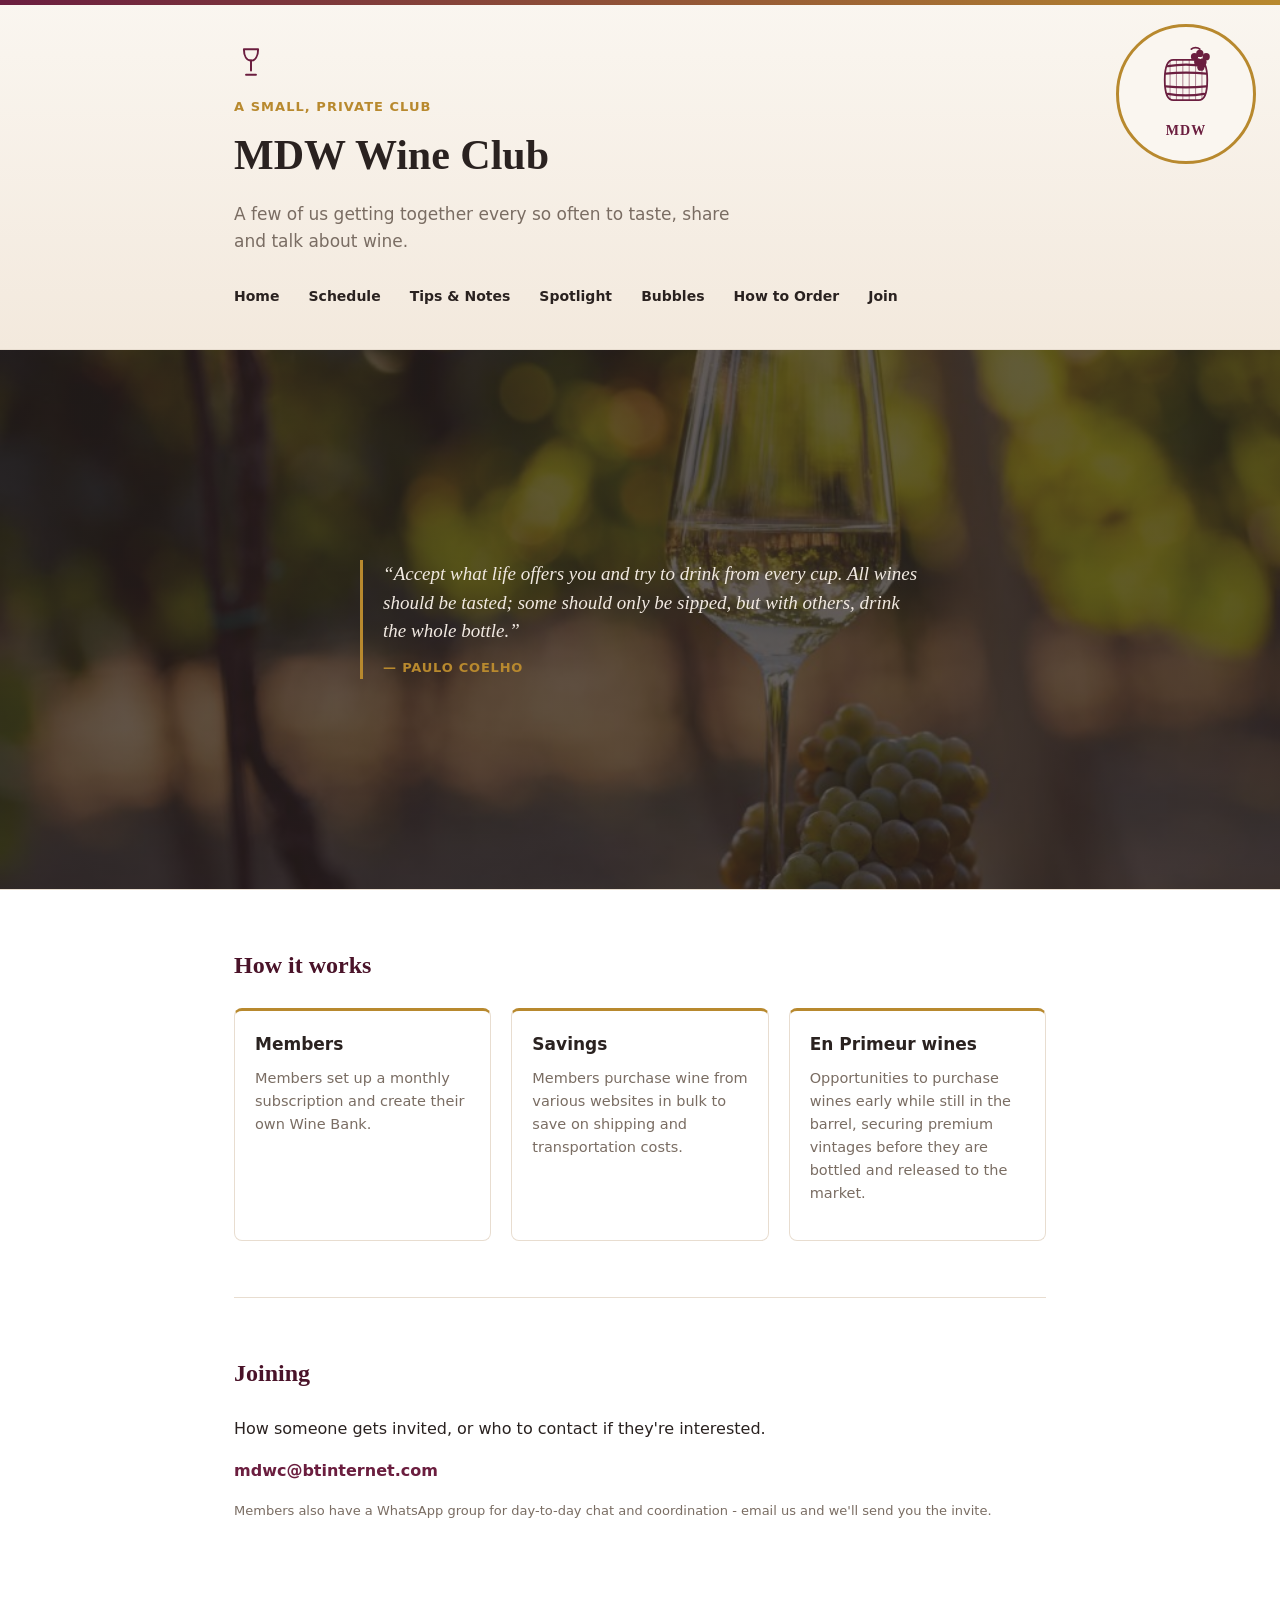
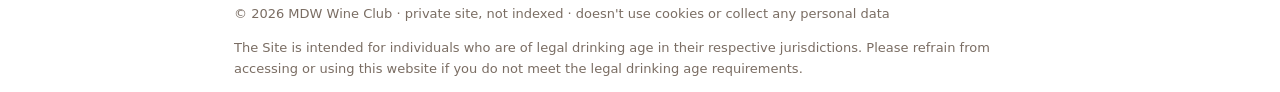
<file: index.html>
<!doctype html>
<html lang="en">
<head>
<meta charset="utf-8">
<meta name="viewport" content="width=device-width, initial-scale=1">
<meta name="robots" content="noindex, nofollow">
<title>MDW Wine Club</title>
<meta name="description" content="A small private wine club.">
<link rel="stylesheet" href="style.css">
</head>
<body>

<header class="hero">
  <div class="wrap">
    <div class="hero-mark" aria-hidden="true">
      <svg viewBox="0 0 64 64" fill="none" stroke="currentColor" stroke-linecap="round" stroke-linejoin="round">
        <defs>
          <clipPath id="barrelClip">
            <path d="M20,13 C15,13 12,20 12,32 C12,44 15,51 20,51 L44,51 C49,51 52,44 52,32 C52,20 49,13 44,13 Z"/>
          </clipPath>
        </defs>
        <g clip-path="url(#barrelClip)" stroke-width="1" opacity="0.5">
          <path d="M17,6 L17,58"/>
          <path d="M23,6 L23,58"/>
          <path d="M29,6 L29,58"/>
          <path d="M35,6 L35,58"/>
          <path d="M41,6 L41,58"/>
          <path d="M47,6 L47,58"/>
        </g>
        <path d="M20,13 C15,13 12,20 12,32 C12,44 15,51 20,51 L44,51 C49,51 52,44 52,32 C52,20 49,13 44,13 Z" stroke-width="1.7"/>
        <path d="M15,19 Q32,16 49,19" stroke-width="2.2"/>
        <path d="M13,26 Q32,24 51,26" stroke-width="2.2"/>
        <path d="M13,38 Q32,40 51,38" stroke-width="2.2"/>
        <path d="M15,45 Q32,48 49,45" stroke-width="2.2"/>
        <path d="M45,3 C43,1 39,1 37,3" stroke-width="1.6"/>
        <circle cx="45" cy="7" r="3.4" fill="currentColor" stroke="none"/>
        <circle cx="51" cy="10" r="3.4" fill="currentColor" stroke="none"/>
        <circle cx="40" cy="10" r="3.4" fill="currentColor" stroke="none"/>
        <circle cx="48" cy="15" r="3.4" fill="currentColor" stroke="none"/>
        <circle cx="43" cy="15" r="3.4" fill="currentColor" stroke="none"/>
        <circle cx="46" cy="20" r="3.4" fill="currentColor" stroke="none"/>
      </svg>
      <span>MDW</span>
    </div>
    <div class="hero-icon" aria-hidden="true">
      <svg viewBox="0 0 24 24" fill="none" stroke="currentColor" stroke-width="1.4" stroke-linecap="round" stroke-linejoin="round">
        <path d="M7 3h10c0 5-2 8-5 8s-5-3-5-8Z"/>
        <path d="M12 11v7"/>
        <path d="M8.5 21h7"/>
      </svg>
    </div>
    <p class="eyebrow">A small, private club</p>
    <h1>MDW Wine Club</h1>
    <p class="tagline">A few of us getting together every so often to taste, share and talk about wine.</p>
    <nav>
      <a href="index.html">Home</a>
      <a href="schedule.html">Schedule</a>
      <a href="tips.html">Tips &amp; Notes</a>
      <a href="spotlight.html">Spotlight</a>
      <a href="bubbles.html">Bubbles</a>
      <a href="order.html">How to Order</a>
      <a href="#join">Join</a>
    </nav>
  </div>
</header>

<section id="about" class="about-bg">
  <div class="wrap">
    <blockquote class="quote">
      <p>&ldquo;Accept what life offers you and try to drink from every cup. All
      wines should be tasted; some should only be sipped, but with others, drink
      the whole bottle.&rdquo;</p>
      <cite>&mdash; Paulo Coelho</cite>
    </blockquote>
  </div>
</section>

<main class="wrap">

  <section id="how-it-works">
    <h2>How it works</h2>
    <div class="grid">
      <article class="card">
        <h3>Members</h3>
        <p>Members set up a monthly subscription and create their own Wine Bank.</p>
      </article>
      <article class="card">
        <h3>Savings</h3>
        <p>Members purchase wine from various websites in bulk to save on shipping and transportation costs.</p>
      </article>
      <article class="card">
        <h3>En Primeur wines</h3>
        <p>Opportunities to purchase wines early while still in the barrel, securing premium vintages before they are bottled and released to the market.</p>
      </article>
    </div>
  </section>

  <section id="join">
    <h2>Joining</h2>
    <p>How someone gets invited, or who to contact if they're interested.</p>
    <ul class="links">
      <li><a href="mailto:mdwc@btinternet.com">mdwc@btinternet.com</a></li>
    </ul>
    <p class="note">Members also have a WhatsApp group for day-to-day chat and coordination - email us and we'll send you the invite.</p>
  </section>

</main>

<footer class="wrap">
  <p>&copy; <span id="year"></span> MDW Wine Club &middot; private site, not indexed &middot; doesn't use cookies or collect any personal data</p>
  <p>The Site is intended for individuals who are of legal drinking age in their respective jurisdictions. Please refrain from accessing or using this website if you do not meet the legal drinking age requirements.</p>
</footer>

<script>
  document.getElementById('year').textContent = new Date().getFullYear();
</script>

<script data-goatcounter="https://mdwc.goatcounter.com/count"
        async src="https://gc.zgo.at/count.js"></script>

</body>
</html>
</file>
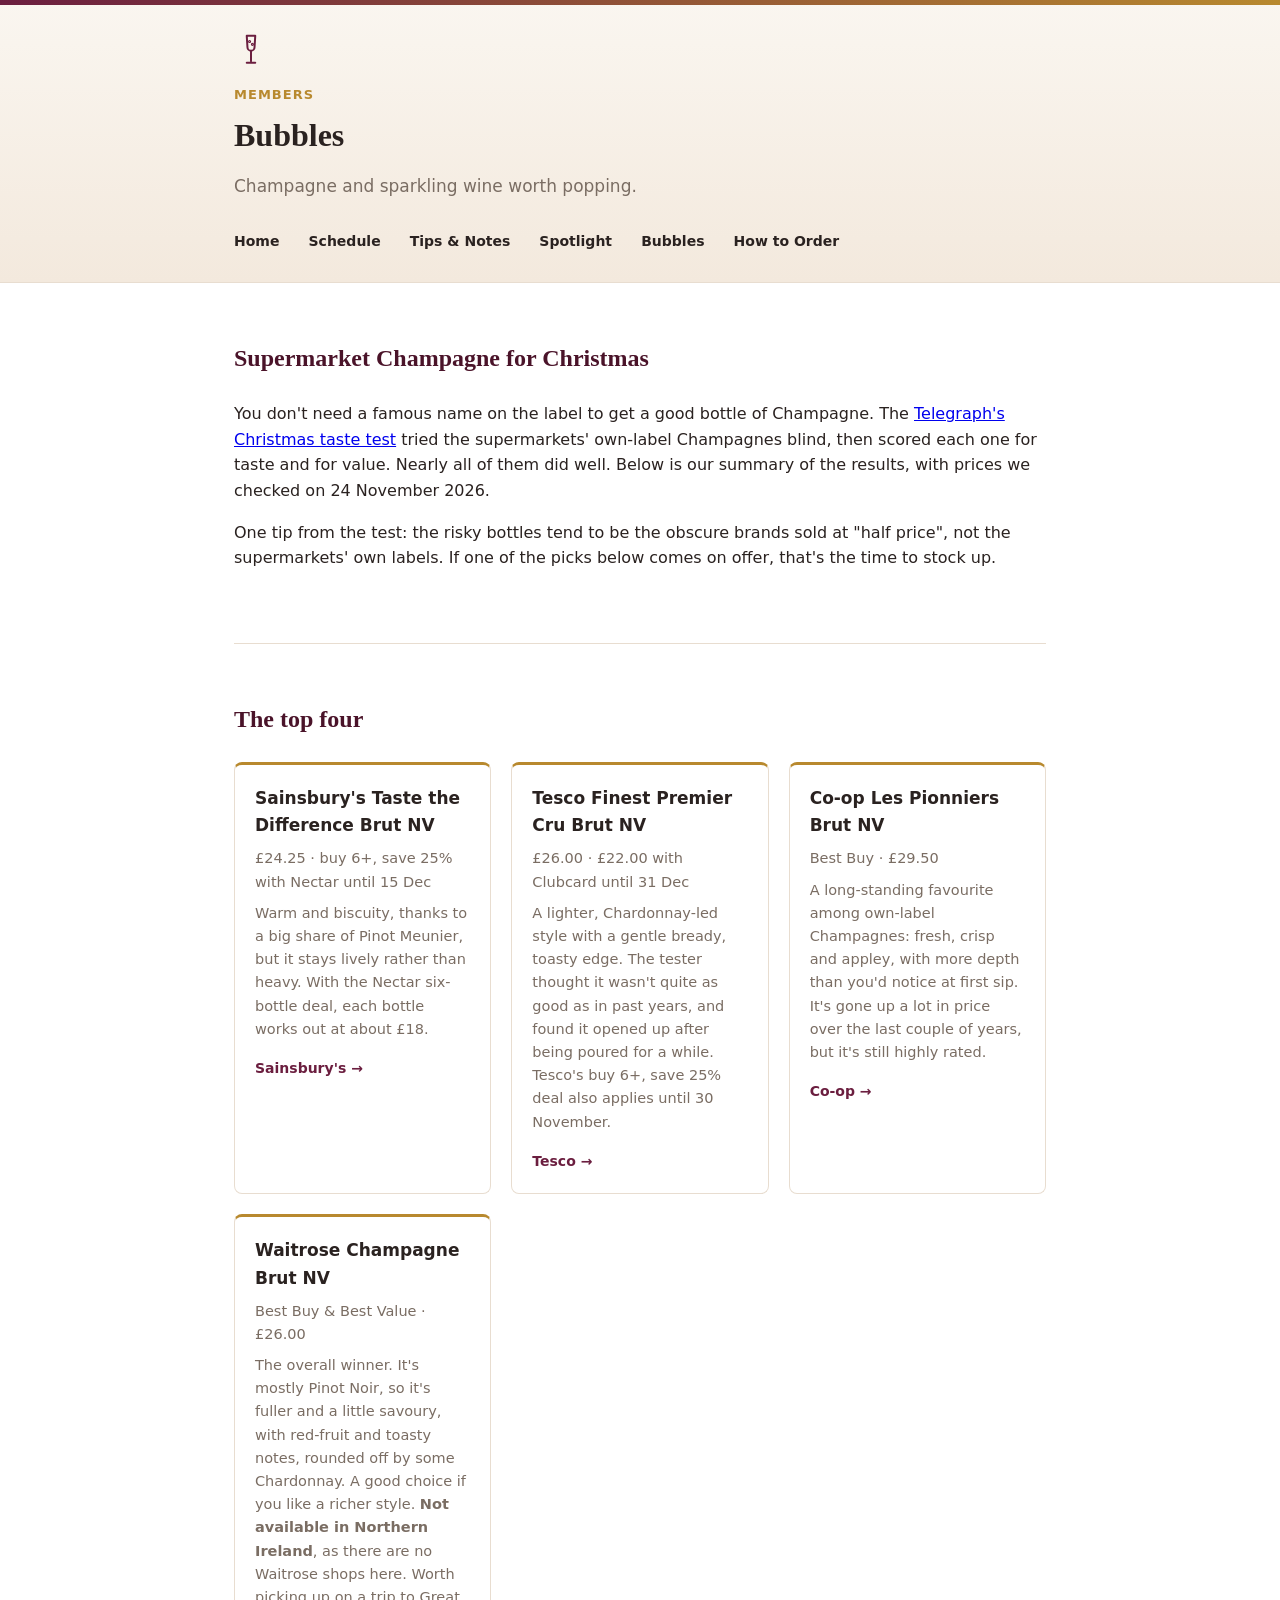
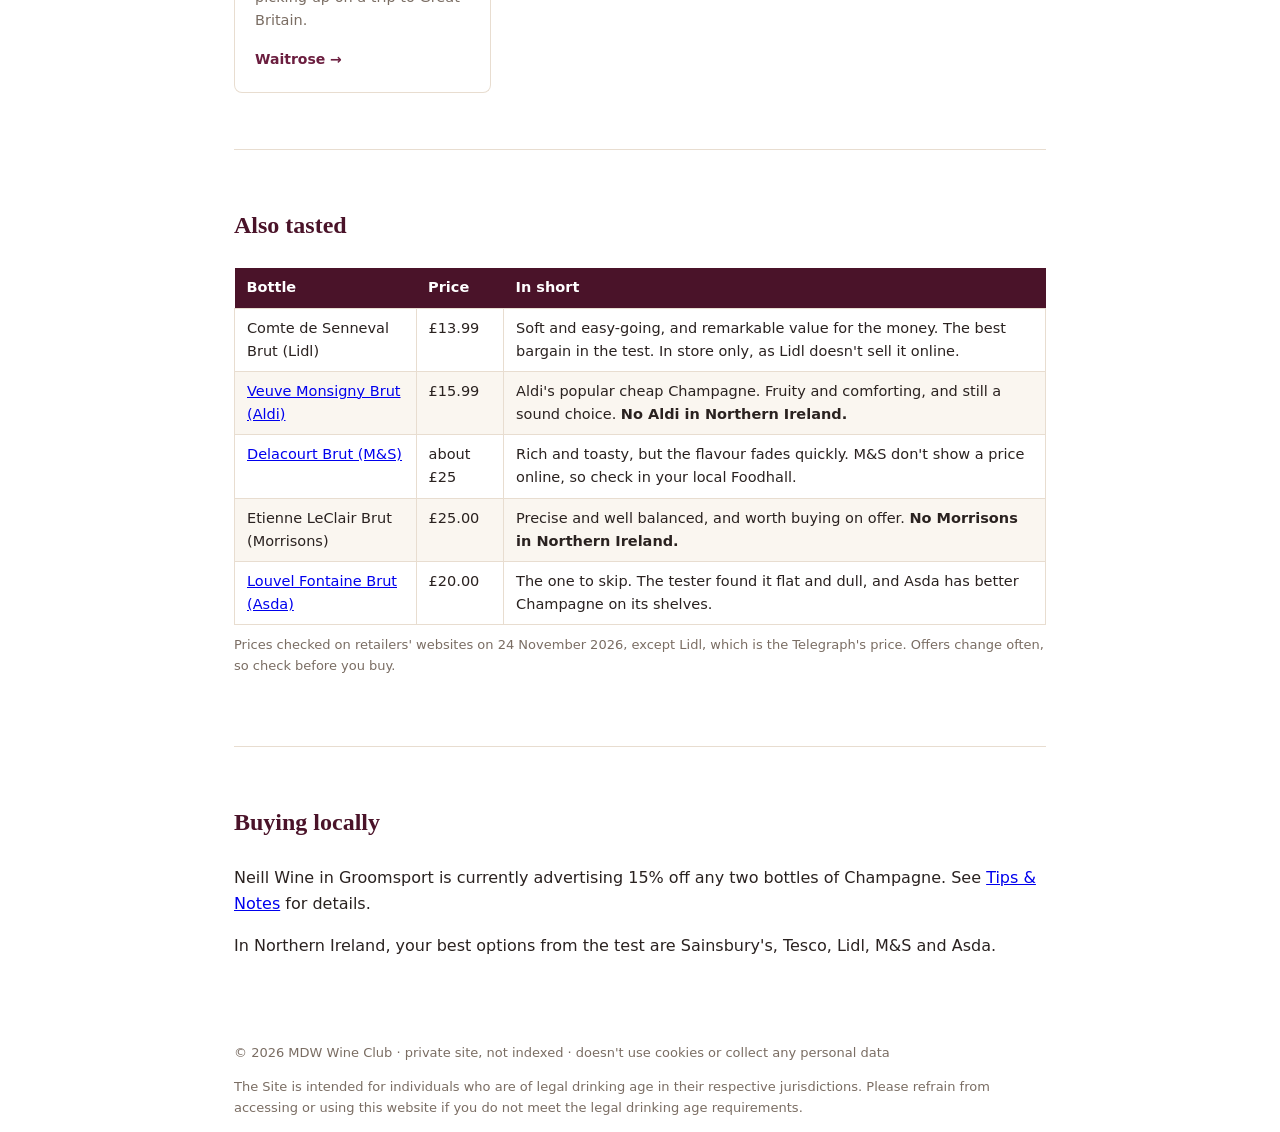
<file: bubbles.html>
<!doctype html>
<html lang="en">
<head>
<meta charset="utf-8">
<meta name="viewport" content="width=device-width, initial-scale=1">
<meta name="robots" content="noindex, nofollow">
<title>Bubbles - MDW Wine Club</title>
<link rel="stylesheet" href="style.css">
</head>
<body>

<header class="hero hero-sm">
  <div class="wrap">
    <div class="hero-icon" aria-hidden="true">
      <svg viewBox="0 0 24 24" fill="none" stroke="currentColor" stroke-width="1.4" stroke-linecap="round" stroke-linejoin="round">
        <path d="M9 2h6l-.5 8a2.5 2.5 0 0 1-5 0Z"/>
        <path d="M12 12.5V20"/>
        <path d="M9 21h6"/>
        <circle cx="11" cy="6" r=".4"/>
        <circle cx="13" cy="8" r=".4"/>
      </svg>
    </div>
    <p class="eyebrow">Members</p>
    <h1>Bubbles</h1>
    <p class="tagline">Champagne and sparkling wine worth popping.</p>
    <nav>
      <a href="index.html">Home</a>
      <a href="schedule.html">Schedule</a>
      <a href="tips.html">Tips &amp; Notes</a>
      <a href="spotlight.html">Spotlight</a>
      <a href="bubbles.html">Bubbles</a>
      <a href="order.html">How to Order</a>
    </nav>
  </div>
</header>

<main class="wrap">

  <section id="intro">
    <h2>Supermarket Champagne for Christmas</h2>
    <p>
      You don't need a famous name on the label to get a good bottle of Champagne.
      The <a href="https://www.telegraph.co.uk/recommended/taste-tests/best-champagne-christmas/" target="_blank" rel="noopener">Telegraph's
      Christmas taste test</a> tried the supermarkets' own-label Champagnes blind,
      then scored each one for taste and for value. Nearly all of them did well. Below
      is our summary of the results, with prices we checked on 24 November 2026.
    </p>
    <p>
      One tip from the test: the risky bottles tend to be the obscure brands sold
      at "half price", not the supermarkets' own labels. If one of the picks below
      comes on offer, that's the time to stock up.
    </p>
  </section>

  <section id="top-picks">
    <h2>The top four</h2>
    <div class="grid">
      <article class="card">
        <h3>Sainsbury's Taste the Difference Brut NV</h3>
        <p class="note" style="margin:0 0 8px;">&pound;24.25 &middot; buy 6+, save 25% with Nectar until 15 Dec</p>
        <p>
          Warm and biscuity, thanks to a big share of Pinot Meunier, but it stays
          lively rather than heavy. With the Nectar six-bottle deal, each bottle
          works out at about &pound;18.
        </p>
        <a class="card-link" href="https://www.sainsburys.co.uk/groceries/product/sainsburys-brut-non-vintage-champagne-taste-the-difference-75cl" target="_blank" rel="noopener">Sainsbury's &rarr;</a>
      </article>
      <article class="card">
        <h3>Tesco Finest Premier Cru Brut NV</h3>
        <p class="note" style="margin:0 0 8px;">&pound;26.00 &middot; &pound;22.00 with Clubcard until 31 Dec</p>
        <p>
          A lighter, Chardonnay-led style with a gentle bready, toasty edge. The
          tester thought it wasn't quite as good as in past years, and found it
          opened up after being poured for a while. Tesco's buy 6+, save 25% deal
          also applies until 30 November.
        </p>
        <a class="card-link" href="https://www.tesco.com/shop/en-GB/products/255245446" target="_blank" rel="noopener">Tesco &rarr;</a>
      </article>
      <article class="card">
        <h3>Co-op Les Pionniers Brut NV</h3>
        <p class="note" style="margin:0 0 8px;">Best Buy &middot; &pound;29.50</p>
        <p>
          A long-standing favourite among own-label Champagnes: fresh, crisp and
          appley, with more depth than you'd notice at first sip. It's gone up a
          lot in price over the last couple of years, but it's still highly rated.
        </p>
        <a class="card-link" href="https://www.coop.co.uk/products/les-pionniers-non-vintage-champagne-75cl-525615" target="_blank" rel="noopener">Co-op &rarr;</a>
      </article>
      <article class="card">
        <h3>Waitrose Champagne Brut NV</h3>
        <p class="note" style="margin:0 0 8px;">Best Buy &amp; Best Value &middot; &pound;26.00</p>
        <p>
          The overall winner. It's mostly Pinot Noir, so it's fuller and a little
          savoury, with red-fruit and toasty notes, rounded off by some
          Chardonnay. A good choice if you like a richer style. <strong>Not
          available in Northern Ireland</strong>, as there are no Waitrose shops here.
          Worth picking up on a trip to Great Britain.
        </p>
        <a class="card-link" href="https://www.waitrose.com/ecom/products/waitrose-brut-nv-champagne/083819-42556-42557" target="_blank" rel="noopener">Waitrose &rarr;</a>
      </article>
    </div>
  </section>

  <section id="also-tasted">
    <h2>Also tasted</h2>
    <table class="data">
      <thead>
        <tr><th>Bottle</th><th>Price</th><th>In short</th></tr>
      </thead>
      <tbody>
        <tr><td>Comte de Senneval Brut (Lidl)</td><td>&pound;13.99</td><td>Soft and easy-going, and remarkable value for the money. The best bargain in the test. In store only, as Lidl doesn't sell it online.</td></tr>
        <tr><td><a href="https://www.aldi.co.uk/product/veuve-monsigny-champagne-brut-000000000000435600" target="_blank" rel="noopener">Veuve Monsigny Brut (Aldi)</a></td><td>&pound;15.99</td><td>Aldi's popular cheap Champagne. Fruity and comforting, and still a sound choice. <strong>No Aldi in Northern Ireland.</strong></td></tr>
        <tr><td><a href="https://www.marksandspencer.com/food/delacourt-brut-champagne/p/fdp60161825" target="_blank" rel="noopener">Delacourt Brut (M&amp;S)</a></td><td>about &pound;25</td><td>Rich and toasty, but the flavour fades quickly. M&amp;S don't show a price online, so check in your local Foodhall.</td></tr>
        <tr><td>Etienne LeClair Brut (Morrisons)</td><td>&pound;25.00</td><td>Precise and well balanced, and worth buying on offer. <strong>No Morrisons in Northern Ireland.</strong></td></tr>
        <tr><td><a href="https://www.asda.com/groceries/product/champagne/louvel-fontaine-champagne-brut-75cl/4018602" target="_blank" rel="noopener">Louvel Fontaine Brut (Asda)</a></td><td>&pound;20.00</td><td>The one to skip. The tester found it flat and dull, and Asda has better Champagne on its shelves.</td></tr>
      </tbody>
    </table>
    <p class="note">Prices checked on retailers' websites on 24 November 2026, except Lidl, which is the Telegraph's price. Offers change often, so check before you buy.</p>
  </section>

  <section id="local">
    <h2>Buying locally</h2>
    <p>
      Neill Wine in Groomsport is currently advertising 15% off any two bottles
      of Champagne. See <a href="tips.html#independents">Tips &amp; Notes</a> for
      details.
    </p>
    <p>
      In Northern Ireland, your best options from the test are Sainsbury's,
      Tesco, Lidl, M&amp;S and Asda.
    </p>
  </section>

</main>

<footer class="wrap">
  <p>&copy; <span id="year"></span> MDW Wine Club &middot; private site, not indexed &middot; doesn't use cookies or collect any personal data</p>
  <p>The Site is intended for individuals who are of legal drinking age in their respective jurisdictions. Please refrain from accessing or using this website if you do not meet the legal drinking age requirements.</p>
</footer>

<script>
  document.getElementById('year').textContent = new Date().getFullYear();
</script>

<script data-goatcounter="https://mdwc.goatcounter.com/count"
        async src="https://gc.zgo.at/count.js"></script>

</body>
</html>
</file>
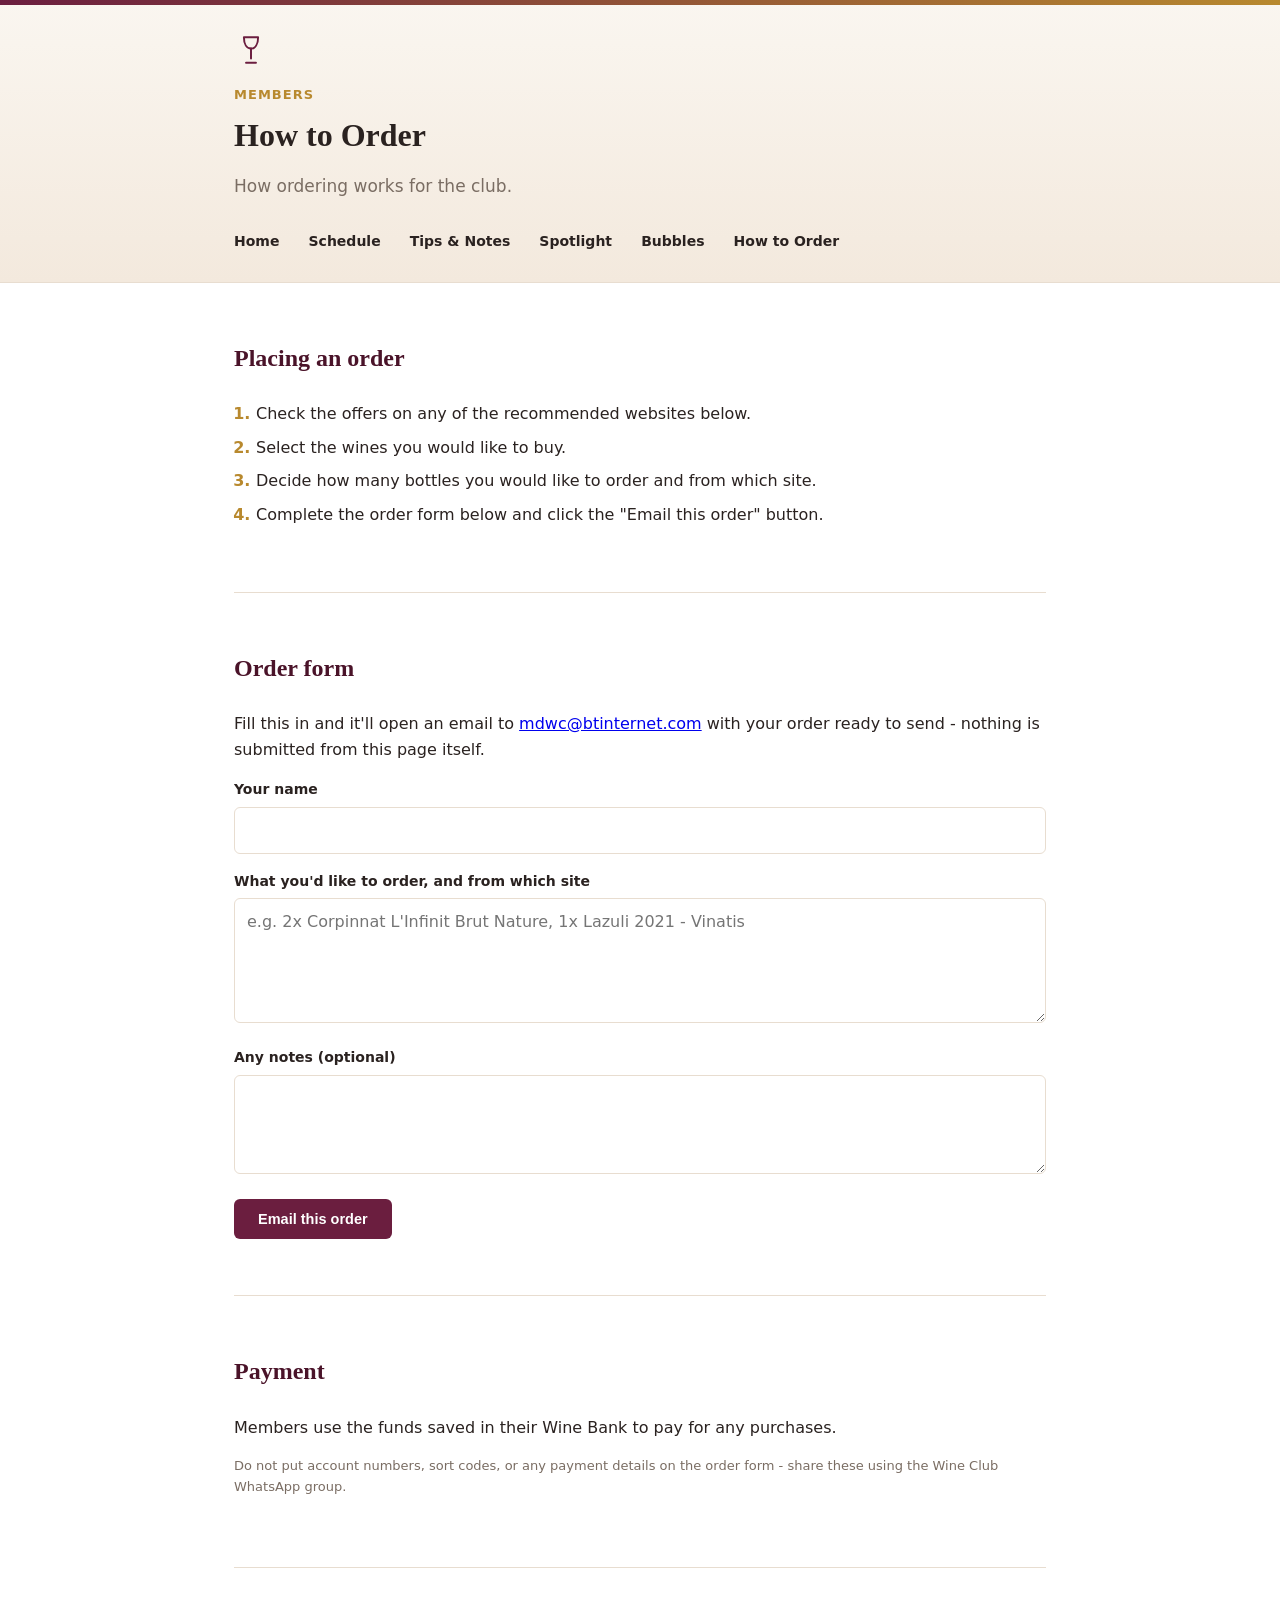
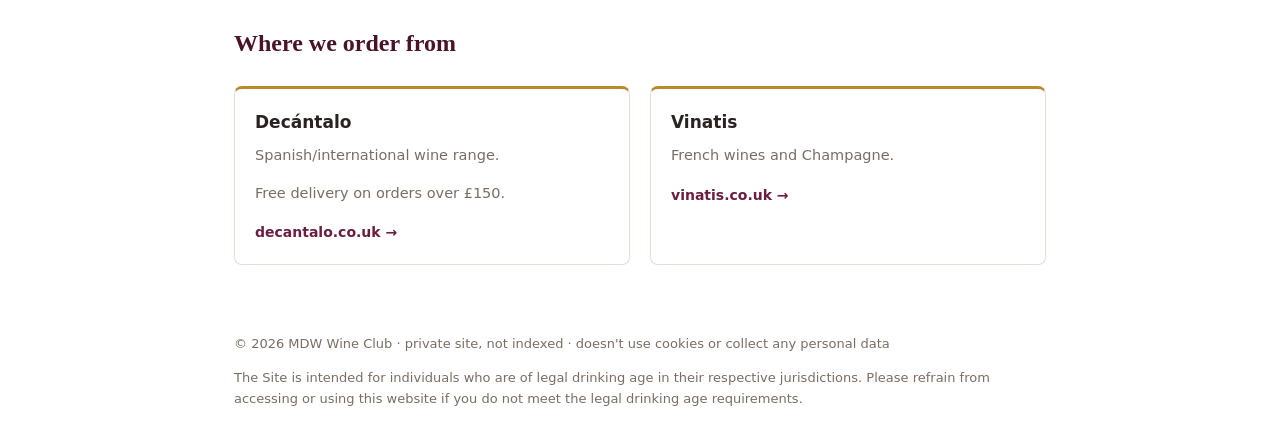
<file: order.html>
<!doctype html>
<html lang="en">
<head>
<meta charset="utf-8">
<meta name="viewport" content="width=device-width, initial-scale=1">
<meta name="robots" content="noindex, nofollow">
<title>How to Order - MDW Wine Club</title>
<link rel="stylesheet" href="style.css">
</head>
<body>

<header class="hero hero-sm">
  <div class="wrap">
    <div class="hero-icon" aria-hidden="true">
      <svg viewBox="0 0 24 24" fill="none" stroke="currentColor" stroke-width="1.4" stroke-linecap="round" stroke-linejoin="round">
        <path d="M7 3h10c0 5-2 8-5 8s-5-3-5-8Z"/>
        <path d="M12 11v7"/>
        <path d="M8.5 21h7"/>
      </svg>
    </div>
    <p class="eyebrow">Members</p>
    <h1>How to Order</h1>
    <p class="tagline">How ordering works for the club.</p>
    <nav>
      <a href="index.html">Home</a>
      <a href="schedule.html">Schedule</a>
      <a href="tips.html">Tips &amp; Notes</a>
      <a href="spotlight.html">Spotlight</a>
      <a href="bubbles.html">Bubbles</a>
      <a href="order.html">How to Order</a>
    </nav>
  </div>
</header>

<main class="wrap">

  <section id="placing-an-order">
    <h2>Placing an order</h2>
    <ol>
      <li>Check the offers on any of the recommended websites below.</li>
      <li>Select the wines you would like to buy.</li>
      <li>Decide how many bottles you would like to order and from which site.</li>
      <li>Complete the order form below and click the "Email this order" button.</li>
    </ol>
  </section>

  <section id="order-form">
    <h2>Order form</h2>
    <p>
      Fill this in and it'll open an email to
      <a href="mailto:mdwc@btinternet.com">mdwc@btinternet.com</a> with your order
      ready to send - nothing is submitted from this page itself.
    </p>
    <form class="order-form" id="orderForm">
      <label for="of-name">Your name</label>
      <input type="text" id="of-name" name="name" required>

      <label for="of-order">What you'd like to order, and from which site</label>
      <textarea id="of-order" name="order" rows="4" required placeholder="e.g. 2x Corpinnat L'Infinit Brut Nature, 1x Lazuli 2021 - Vinatis"></textarea>

      <label for="of-notes">Any notes (optional)</label>
      <textarea id="of-notes" name="notes" rows="3"></textarea>

      <button type="submit">Email this order</button>
    </form>
  </section>

  <section id="payment">
    <h2>Payment</h2>
    <p>
      Members use the funds saved in their Wine Bank to pay for any purchases.
    </p>
    <p class="note">Do not put account numbers, sort codes, or any payment details on the order form - share these using the Wine Club WhatsApp group.</p>
  </section>

  <section id="where-we-order">
    <h2>Where we order from</h2>
    <div class="grid">
      <article class="card">
        <h3>Decántalo</h3>
        <p>Spanish/international wine range.</p>
        <p class="note">Free delivery on orders over £150.</p>
        <a class="card-link" href="https://www.decantalo.co.uk/" target="_blank" rel="noopener">decantalo.co.uk &rarr;</a>
      </article>
      <article class="card">
        <h3>Vinatis</h3>
        <p>French wines and Champagne.</p>
        <a class="card-link" href="https://www.vinatis.co.uk/" target="_blank" rel="noopener">vinatis.co.uk &rarr;</a>
      </article>
    </div>
  </section>

</main>

<footer class="wrap">
  <p>&copy; <span id="year"></span> MDW Wine Club &middot; private site, not indexed &middot; doesn't use cookies or collect any personal data</p>
  <p>The Site is intended for individuals who are of legal drinking age in their respective jurisdictions. Please refrain from accessing or using this website if you do not meet the legal drinking age requirements.</p>
</footer>

<script>
  document.getElementById('year').textContent = new Date().getFullYear();

  document.getElementById('orderForm').addEventListener('submit', function (e) {
    e.preventDefault();
    var name = document.getElementById('of-name').value.trim();
    var order = document.getElementById('of-order').value.trim();
    var notes = document.getElementById('of-notes').value.trim();
    var subject = 'Wine order from ' + name;
    var body = 'Order:\n' + order + (notes ? '\n\nNotes:\n' + notes : '');
    window.location.href = 'mailto:mdwc@btinternet.com?subject=' + encodeURIComponent(subject) + '&body=' + encodeURIComponent(body);
  });
</script>

<script data-goatcounter="https://mdwc.goatcounter.com/count"
        async src="https://gc.zgo.at/count.js"></script>

</body>
</html>
</file>
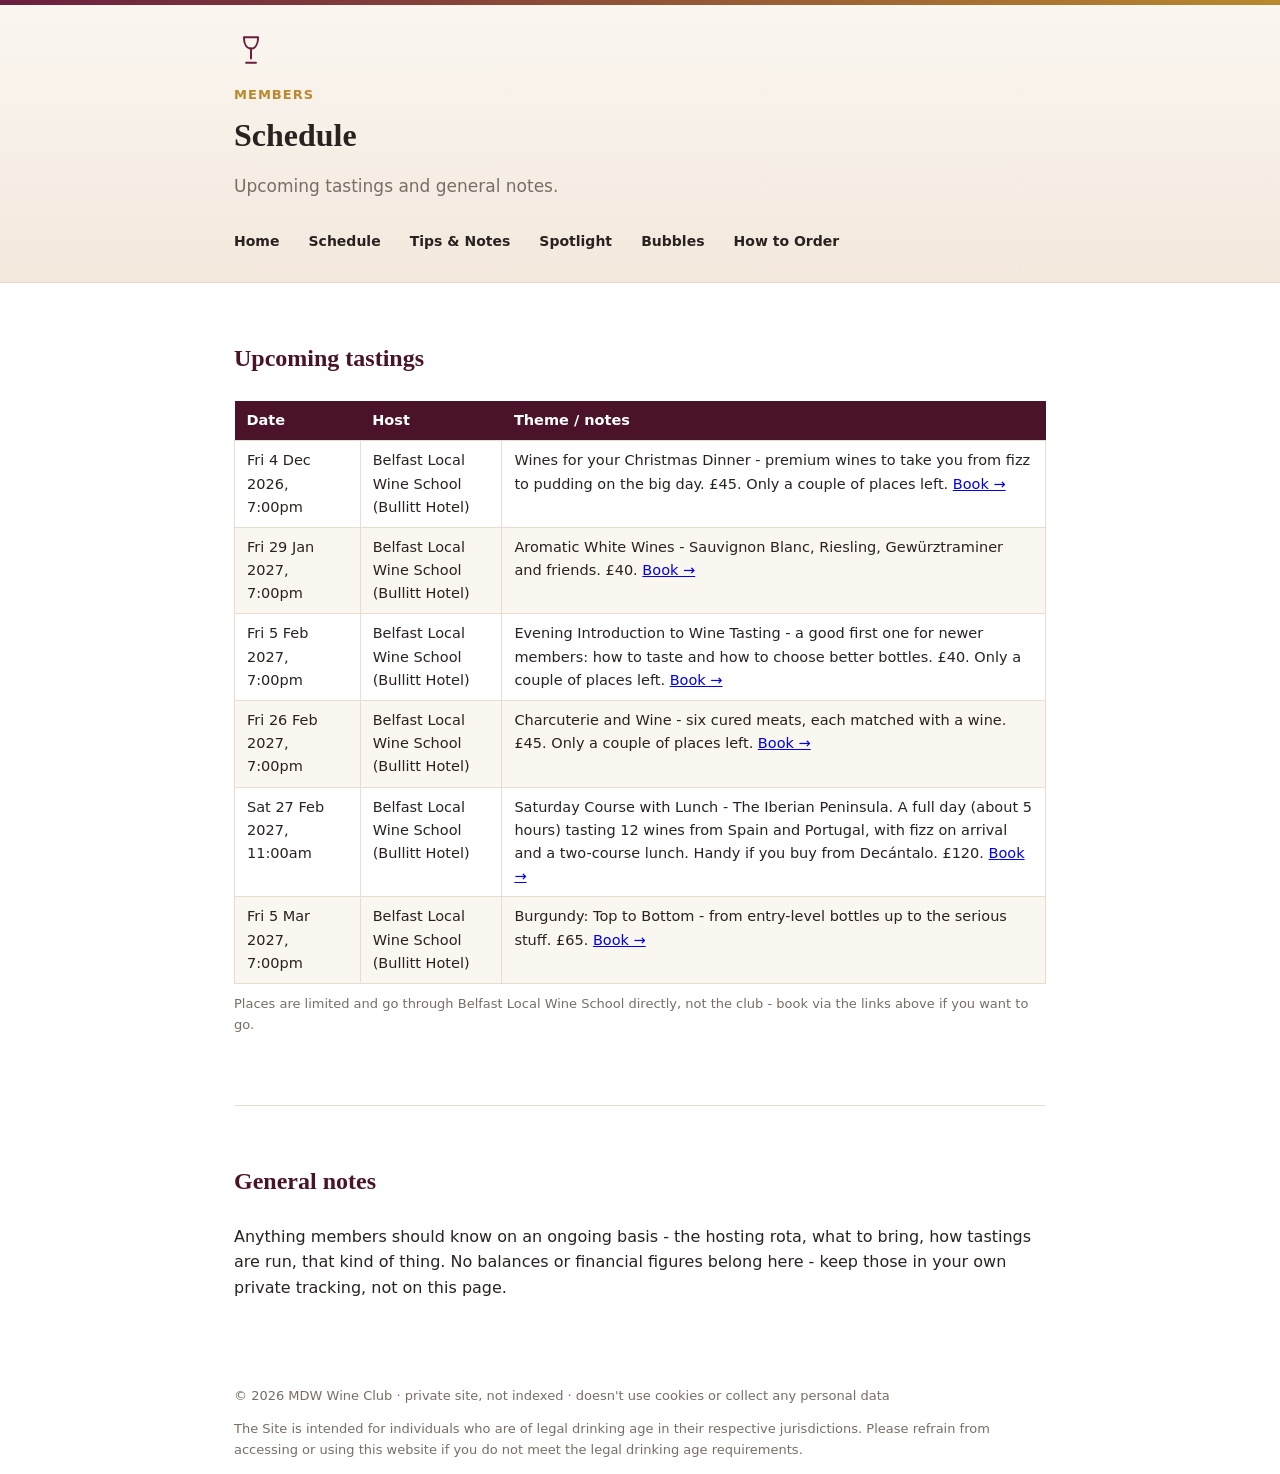
<file: schedule.html>
<!doctype html>
<html lang="en">
<head>
<meta charset="utf-8">
<meta name="viewport" content="width=device-width, initial-scale=1">
<meta name="robots" content="noindex, nofollow">
<title>Schedule - MDW Wine Club</title>
<link rel="stylesheet" href="style.css">
</head>
<body>

<header class="hero hero-sm">
  <div class="wrap">
    <div class="hero-icon" aria-hidden="true">
      <svg viewBox="0 0 24 24" fill="none" stroke="currentColor" stroke-width="1.4" stroke-linecap="round" stroke-linejoin="round">
        <path d="M7 3h10c0 5-2 8-5 8s-5-3-5-8Z"/>
        <path d="M12 11v7"/>
        <path d="M8.5 21h7"/>
      </svg>
    </div>
    <p class="eyebrow">Members</p>
    <h1>Schedule</h1>
    <p class="tagline">Upcoming tastings and general notes.</p>
    <nav>
      <a href="index.html">Home</a>
      <a href="schedule.html">Schedule</a>
      <a href="tips.html">Tips &amp; Notes</a>
      <a href="spotlight.html">Spotlight</a>
      <a href="bubbles.html">Bubbles</a>
      <a href="order.html">How to Order</a>
    </nav>
  </div>
</header>

<main class="wrap">

  <section id="upcoming">
    <h2>Upcoming tastings</h2>
    <table class="data">
      <thead>
        <tr><th>Date</th><th>Host</th><th>Theme / notes</th></tr>
      </thead>
      <tbody>
        <tr><td>Fri 4 Dec 2026, 7:00pm</td><td>Belfast Local Wine School (Bullitt Hotel)</td><td>Wines for your Christmas Dinner - premium wines to take you from fizz to pudding on the big day. &pound;45. Only a couple of places left. <a href="https://www.localwineschool.com/belfast/wines-for-your-christmas-dinner/113882/" target="_blank" rel="noopener">Book &rarr;</a></td></tr>
        <tr><td>Fri 29 Jan 2027, 7:00pm</td><td>Belfast Local Wine School (Bullitt Hotel)</td><td>Aromatic White Wines - Sauvignon Blanc, Riesling, Gew&uuml;rztraminer and friends. &pound;40. <a href="https://www.localwineschool.com/belfast/aromatic-white-wines/115341/" target="_blank" rel="noopener">Book &rarr;</a></td></tr>
        <tr><td>Fri 5 Feb 2027, 7:00pm</td><td>Belfast Local Wine School (Bullitt Hotel)</td><td>Evening Introduction to Wine Tasting - a good first one for newer members: how to taste and how to choose better bottles. &pound;40. Only a couple of places left. <a href="https://www.localwineschool.com/belfast/evening-introduction-to-wine-tasting/114206/" target="_blank" rel="noopener">Book &rarr;</a></td></tr>
        <tr><td>Fri 26 Feb 2027, 7:00pm</td><td>Belfast Local Wine School (Bullitt Hotel)</td><td>Charcuterie and Wine - six cured meats, each matched with a wine. &pound;45. Only a couple of places left. <a href="https://www.localwineschool.com/belfast/charcuterie-and-wine/114865/" target="_blank" rel="noopener">Book &rarr;</a></td></tr>
        <tr><td>Sat 27 Feb 2027, 11:00am</td><td>Belfast Local Wine School (Bullitt Hotel)</td><td>Saturday Course with Lunch - The Iberian Peninsula. A full day (about 5 hours) tasting 12 wines from Spain and Portugal, with fizz on arrival and a two-course lunch. Handy if you buy from Dec&aacute;ntalo. &pound;120. <a href="https://www.localwineschool.com/belfast/saturday-course-with-lunch-1/115343/" target="_blank" rel="noopener">Book &rarr;</a></td></tr>
        <tr><td>Fri 5 Mar 2027, 7:00pm</td><td>Belfast Local Wine School (Bullitt Hotel)</td><td>Burgundy: Top to Bottom - from entry-level bottles up to the serious stuff. &pound;65. <a href="https://www.localwineschool.com/belfast/burgundy/115356/" target="_blank" rel="noopener">Book &rarr;</a></td></tr>
      </tbody>
    </table>
    <p class="note">Places are limited and go through Belfast Local Wine School directly, not the club - book via the links above if you want to go.</p>
  </section>

  <section id="notes">
    <h2>General notes</h2>
    <p>
      Anything members should know on an ongoing basis - the hosting rota, what
      to bring, how tastings are run, that kind of thing. No balances or financial
      figures belong here - keep those in your own private tracking, not on this page.
    </p>
  </section>

</main>

<footer class="wrap">
  <p>&copy; <span id="year"></span> MDW Wine Club &middot; private site, not indexed &middot; doesn't use cookies or collect any personal data</p>
  <p>The Site is intended for individuals who are of legal drinking age in their respective jurisdictions. Please refrain from accessing or using this website if you do not meet the legal drinking age requirements.</p>
</footer>

<script>
  document.getElementById('year').textContent = new Date().getFullYear();
</script>

<script data-goatcounter="https://mdwc.goatcounter.com/count"
        async src="https://gc.zgo.at/count.js"></script>

</body>
</html>
</file>
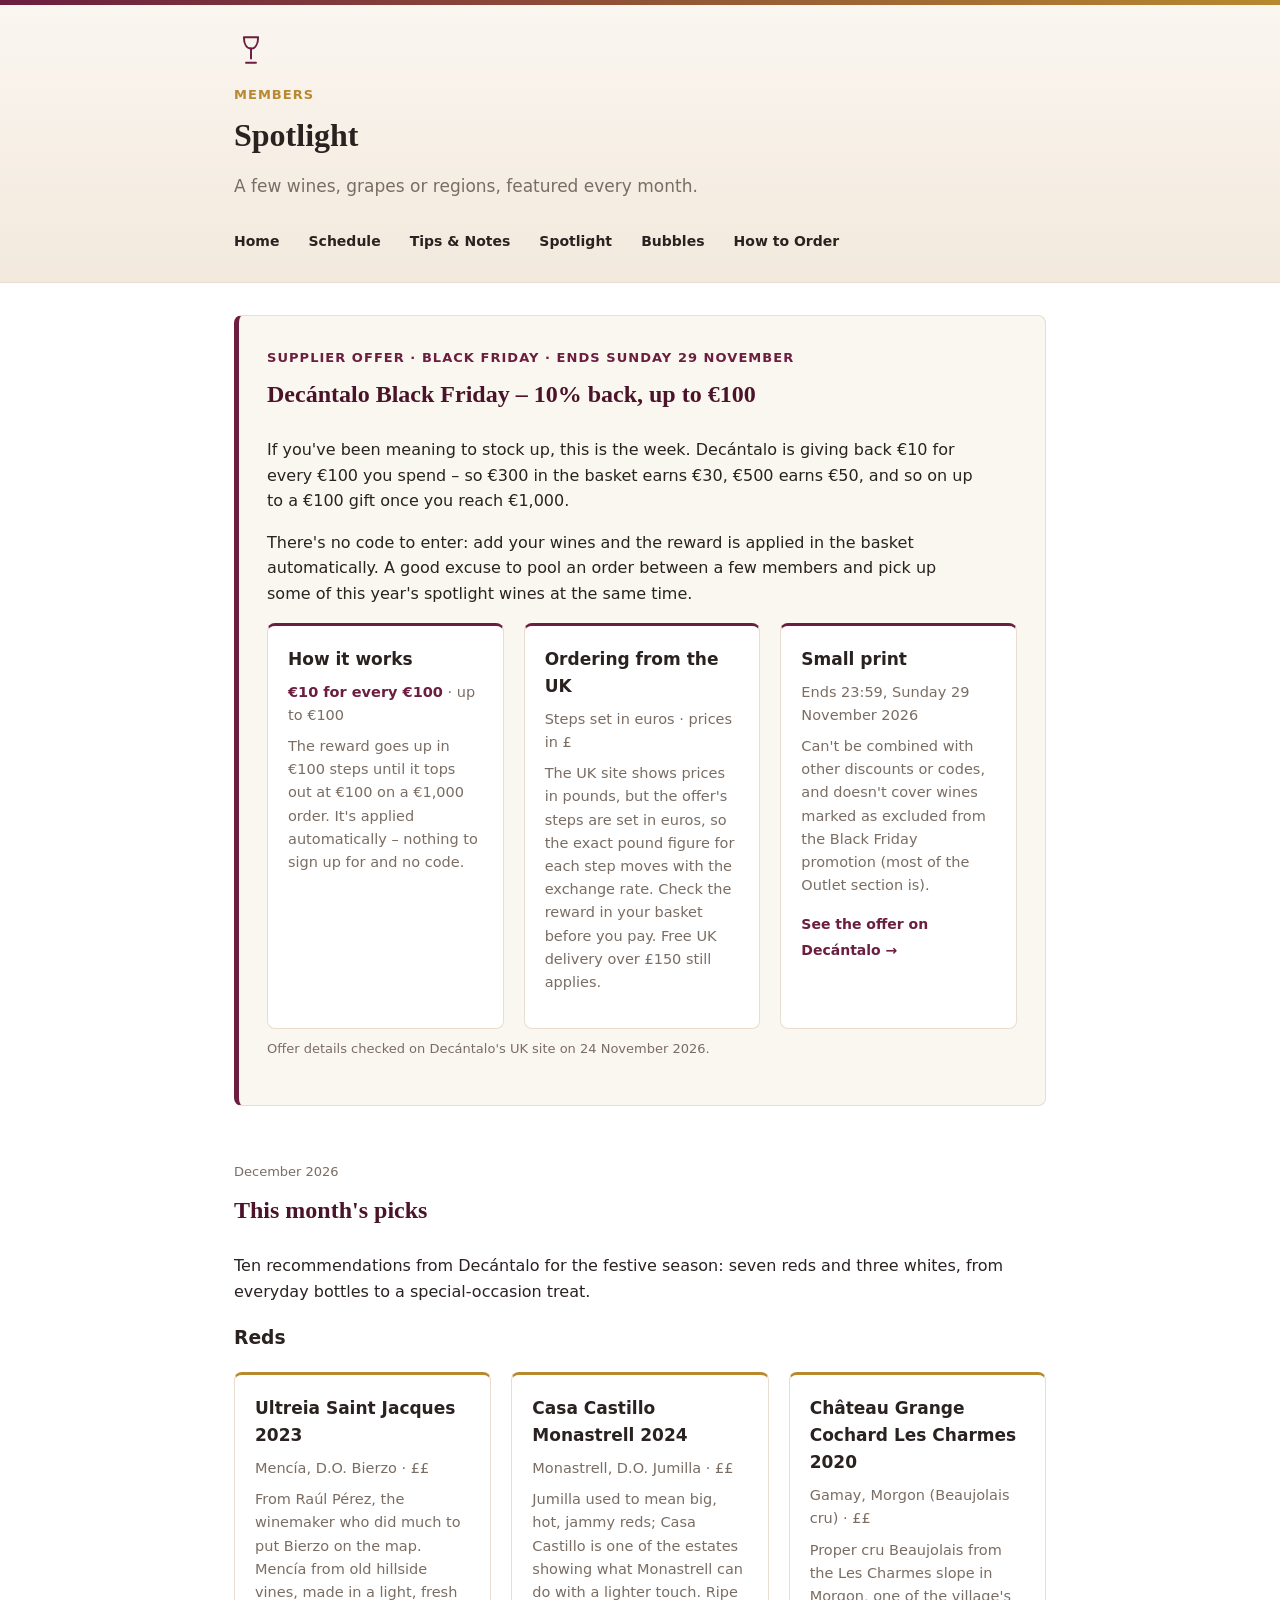
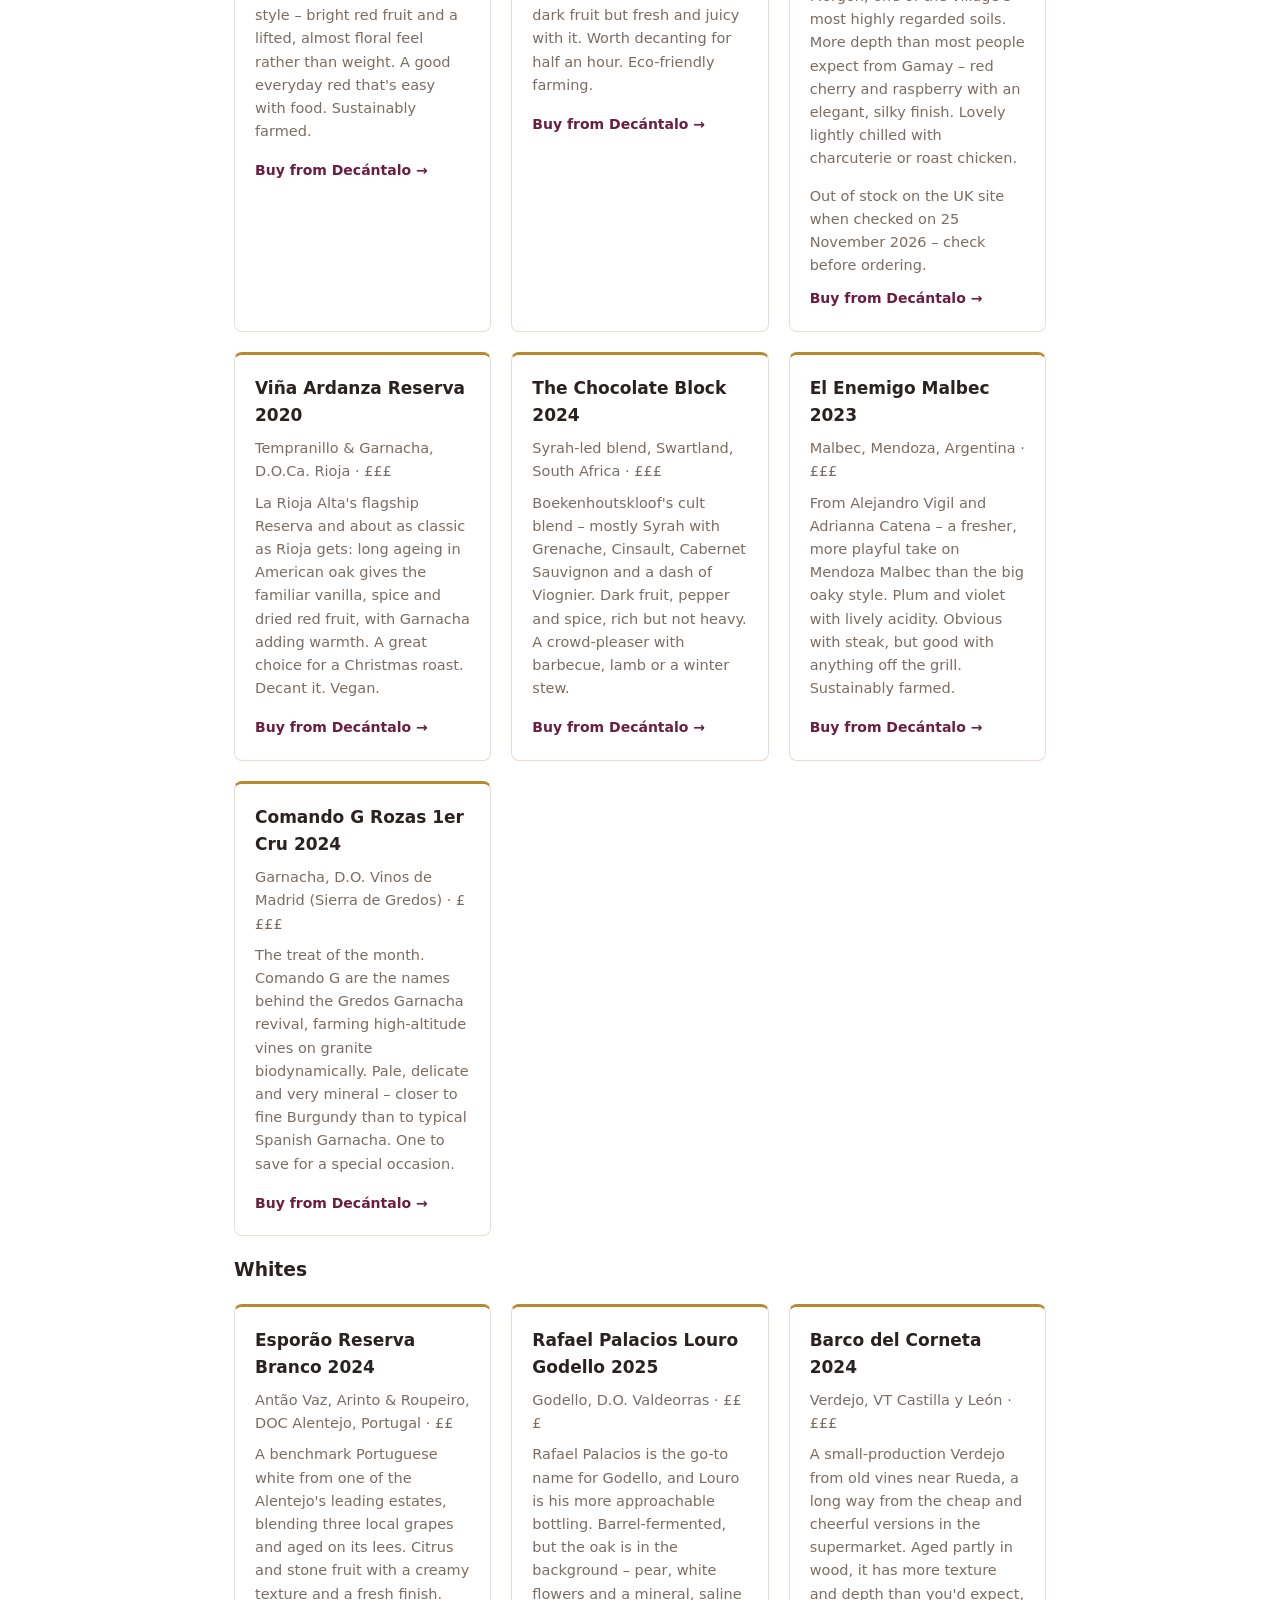
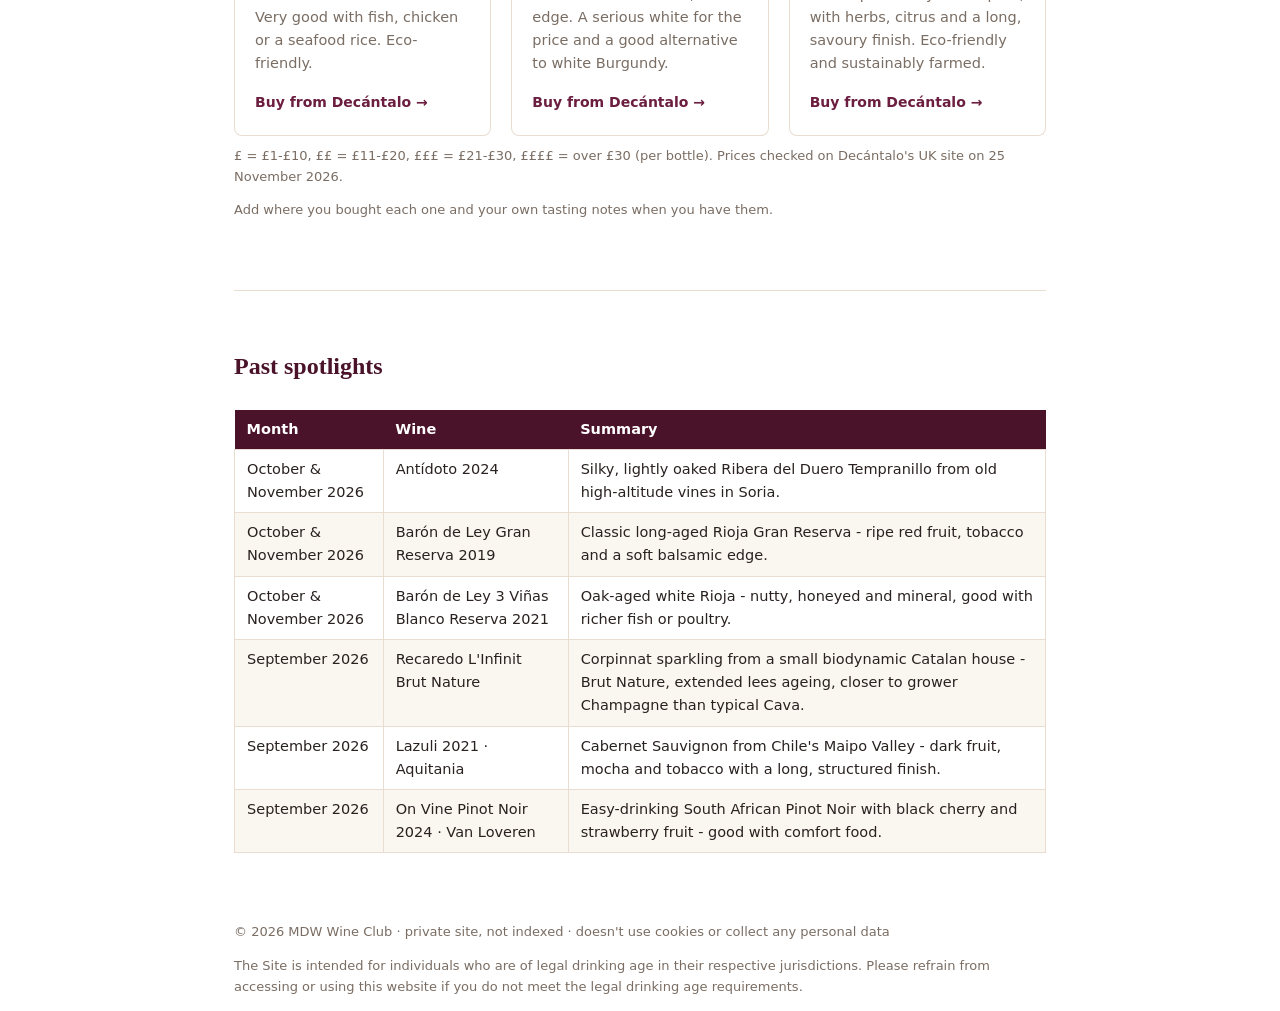
<file: spotlight.html>
<!doctype html>
<html lang="en">
<head>
<meta charset="utf-8">
<meta name="viewport" content="width=device-width, initial-scale=1">
<meta name="robots" content="noindex, nofollow">
<title>Spotlight - MDW Wine Club</title>
<link rel="stylesheet" href="style.css">
</head>
<body>

<header class="hero hero-sm">
  <div class="wrap">
    <div class="hero-icon" aria-hidden="true">
      <svg viewBox="0 0 24 24" fill="none" stroke="currentColor" stroke-width="1.4" stroke-linecap="round" stroke-linejoin="round">
        <path d="M7 3h10c0 5-2 8-5 8s-5-3-5-8Z"/>
        <path d="M12 11v7"/>
        <path d="M8.5 21h7"/>
      </svg>
    </div>
    <p class="eyebrow">Members</p>
    <h1>Spotlight</h1>
    <p class="tagline">A few wines, grapes or regions, featured every month.</p>
    <nav>
      <a href="index.html">Home</a>
      <a href="schedule.html">Schedule</a>
      <a href="tips.html">Tips &amp; Notes</a>
      <a href="spotlight.html">Spotlight</a>
      <a href="bubbles.html">Bubbles</a>
      <a href="order.html">How to Order</a>
    </nav>
  </div>
</header>

<main class="wrap">

  <!-- Time-limited: remove this #offer section after Sunday 29 November 2026. -->
  <section id="offer" class="offer">
    <p class="eyebrow">Supplier offer &middot; Black Friday &middot; ends Sunday 29 November</p>
    <h2>Dec&aacute;ntalo Black Friday &ndash; 10% back, up to &euro;100</h2>
    <p>
      If you've been meaning to stock up, this is the week. Dec&aacute;ntalo is
      giving back &euro;10 for every &euro;100 you spend &ndash; so &euro;300 in the
      basket earns &euro;30, &euro;500 earns &euro;50, and so on up to a &euro;100
      gift once you reach &euro;1,000.
    </p>
    <p>
      There's no code to enter: add your wines and the reward is applied in the
      basket automatically. A good excuse to pool an order between a few members
      and pick up some of this year's spotlight wines at the same time.
    </p>
    <div class="grid">
      <article class="card">
        <h3>How it works</h3>
        <p class="note" style="margin:0 0 8px;"><strong>&euro;10 for every &euro;100</strong> &middot; up to &euro;100</p>
        <p>
          The reward goes up in &euro;100 steps until it tops out at &euro;100 on a
          &euro;1,000 order. It's applied automatically &ndash; nothing to sign up
          for and no code.
        </p>
      </article>
      <article class="card">
        <h3>Ordering from the UK</h3>
        <p class="note" style="margin:0 0 8px;">Steps set in euros &middot; prices in &pound;</p>
        <p>
          The UK site shows prices in pounds, but the offer's steps are set in
          euros, so the exact pound figure for each step moves with the exchange
          rate. Check the reward in your basket before you pay. Free UK delivery
          over &pound;150 still applies.
        </p>
      </article>
      <article class="card">
        <h3>Small print</h3>
        <p class="note" style="margin:0 0 8px;">Ends 23:59, Sunday 29 November 2026</p>
        <p>
          Can't be combined with other discounts or codes, and doesn't cover
          wines marked as excluded from the Black Friday promotion (most of the
          Outlet section is).
        </p>
        <a class="card-link" href="https://www.decantalo.co.uk/en/buying-wine-black-friday" target="_blank" rel="noopener">See the offer on Dec&aacute;ntalo &rarr;</a>
      </article>
    </div>
    <p class="note">Offer details checked on Dec&aacute;ntalo's UK site on 24 November 2026.</p>
  </section>

  <section id="current">
    <p class="note" style="margin:0 0 8px;">December 2026</p>
    <h2>This month's picks</h2>
    <p>Ten recommendations from Dec&aacute;ntalo for the festive season: seven reds and three whites, from everyday bottles to a special-occasion treat.</p>
    <h3>Reds</h3>
    <div class="grid">
      <article class="card">
        <h3>Ultreia Saint Jacques 2023</h3>
        <p class="note" style="margin:0 0 8px;">Menc&iacute;a, D.O. Bierzo &middot; &pound;&pound;</p>
        <p>
          From Ra&uacute;l P&eacute;rez, the winemaker who did much to put Bierzo on the map. Menc&iacute;a from old hillside vines, made in a light, fresh style &ndash; bright red fruit and a lifted, almost floral feel rather than weight. A good everyday red that's easy with food. Sustainably farmed.
        </p>
        <a class="card-link" href="https://www.decantalo.co.uk/en/ultreia-saint-jacques.html" target="_blank" rel="noopener">Buy from Dec&aacute;ntalo &rarr;</a>
      </article>
      <article class="card">
        <h3>Casa Castillo Monastrell 2024</h3>
        <p class="note" style="margin:0 0 8px;">Monastrell, D.O. Jumilla &middot; &pound;&pound;</p>
        <p>
          Jumilla used to mean big, hot, jammy reds; Casa Castillo is one of the estates showing what Monastrell can do with a lighter touch. Ripe dark fruit but fresh and juicy with it. Worth decanting for half an hour. Eco-friendly farming.
        </p>
        <a class="card-link" href="https://www.decantalo.co.uk/en/casa-castillo-monastrell.html" target="_blank" rel="noopener">Buy from Dec&aacute;ntalo &rarr;</a>
      </article>
      <article class="card">
        <h3>Ch&acirc;teau Grange Cochard Les Charmes 2020</h3>
        <p class="note" style="margin:0 0 8px;">Gamay, Morgon (Beaujolais cru) &middot; &pound;&pound;</p>
        <p>
          Proper cru Beaujolais from the Les Charmes slope in Morgon, one of the village's most highly regarded soils. More depth than most people expect from Gamay &ndash; red cherry and raspberry with an elegant, silky finish. Lovely lightly chilled with charcuterie or roast chicken.
        </p>
        <p class="note" style="margin:0 0 8px;">Out of stock on the UK site when checked on 25 November 2026 &ndash; check before ordering.</p>
        <a class="card-link" href="https://www.decantalo.co.uk/en/chateau-grange-cochard-les-charmes.html" target="_blank" rel="noopener">Buy from Dec&aacute;ntalo &rarr;</a>
      </article>
      <article class="card">
        <h3>Vi&ntilde;a Ardanza Reserva 2020</h3>
        <p class="note" style="margin:0 0 8px;">Tempranillo &amp; Garnacha, D.O.Ca. Rioja &middot; &pound;&pound;&pound;</p>
        <p>
          La Rioja Alta's flagship Reserva and about as classic as Rioja gets: long ageing in American oak gives the familiar vanilla, spice and dried red fruit, with Garnacha adding warmth. A great choice for a Christmas roast. Decant it. Vegan.
        </p>
        <a class="card-link" href="https://www.decantalo.co.uk/en/vina-ardanza.html" target="_blank" rel="noopener">Buy from Dec&aacute;ntalo &rarr;</a>
      </article>
      <article class="card">
        <h3>The Chocolate Block 2024</h3>
        <p class="note" style="margin:0 0 8px;">Syrah-led blend, Swartland, South Africa &middot; &pound;&pound;&pound;</p>
        <p>
          Boekenhoutskloof's cult blend &ndash; mostly Syrah with Grenache, Cinsault, Cabernet Sauvignon and a dash of Viognier. Dark fruit, pepper and spice, rich but not heavy. A crowd-pleaser with barbecue, lamb or a winter stew.
        </p>
        <a class="card-link" href="https://www.decantalo.co.uk/en/the-chocolate-block.html" target="_blank" rel="noopener">Buy from Dec&aacute;ntalo &rarr;</a>
      </article>
      <article class="card">
        <h3>El Enemigo Malbec 2023</h3>
        <p class="note" style="margin:0 0 8px;">Malbec, Mendoza, Argentina &middot; &pound;&pound;&pound;</p>
        <p>
          From Alejandro Vigil and Adrianna Catena &ndash; a fresher, more playful take on Mendoza Malbec than the big oaky style. Plum and violet with lively acidity. Obvious with steak, but good with anything off the grill. Sustainably farmed.
        </p>
        <a class="card-link" href="https://www.decantalo.co.uk/en/el-enemigo-malbec.html" target="_blank" rel="noopener">Buy from Dec&aacute;ntalo &rarr;</a>
      </article>
      <article class="card">
        <h3>Comando G Rozas 1er Cru 2024</h3>
        <p class="note" style="margin:0 0 8px;">Garnacha, D.O. Vinos de Madrid (Sierra de Gredos) &middot; &pound;&pound;&pound;&pound;</p>
        <p>
          The treat of the month. Comando G are the names behind the Gredos Garnacha revival, farming high-altitude vines on granite biodynamically. Pale, delicate and very mineral &ndash; closer to fine Burgundy than to typical Spanish Garnacha. One to save for a special occasion.
        </p>
        <a class="card-link" href="https://www.decantalo.co.uk/en/rozas-1er-cru.html" target="_blank" rel="noopener">Buy from Dec&aacute;ntalo &rarr;</a>
      </article>
    </div>
    <h3>Whites</h3>
    <div class="grid">
      <article class="card">
        <h3>Espor&atilde;o Reserva Branco 2024</h3>
        <p class="note" style="margin:0 0 8px;">Ant&atilde;o Vaz, Arinto &amp; Roupeiro, DOC Alentejo, Portugal &middot; &pound;&pound;</p>
        <p>
          A benchmark Portuguese white from one of the Alentejo's leading estates, blending three local grapes and aged on its lees. Citrus and stone fruit with a creamy texture and a fresh finish. Very good with fish, chicken or a seafood rice. Eco-friendly.
        </p>
        <a class="card-link" href="https://www.decantalo.co.uk/en/esporao-reserva-branco.html" target="_blank" rel="noopener">Buy from Dec&aacute;ntalo &rarr;</a>
      </article>
      <article class="card">
        <h3>Rafael Palacios Louro Godello 2025</h3>
        <p class="note" style="margin:0 0 8px;">Godello, D.O. Valdeorras &middot; &pound;&pound;&pound;</p>
        <p>
          Rafael Palacios is the go-to name for Godello, and Louro is his more approachable bottling. Barrel-fermented, but the oak is in the background &ndash; pear, white flowers and a mineral, saline edge. A serious white for the price and a good alternative to white Burgundy.
        </p>
        <a class="card-link" href="https://www.decantalo.co.uk/en/louro.html" target="_blank" rel="noopener">Buy from Dec&aacute;ntalo &rarr;</a>
      </article>
      <article class="card">
        <h3>Barco del Corneta 2024</h3>
        <p class="note" style="margin:0 0 8px;">Verdejo, VT Castilla y Le&oacute;n &middot; &pound;&pound;&pound;</p>
        <p>
          A small-production Verdejo from old vines near Rueda, a long way from the cheap and cheerful versions in the supermarket. Aged partly in wood, it has more texture and depth than you'd expect, with herbs, citrus and a long, savoury finish. Eco-friendly and sustainably farmed.
        </p>
        <a class="card-link" href="https://www.decantalo.co.uk/en/barco-del-corneta.html" target="_blank" rel="noopener">Buy from Dec&aacute;ntalo &rarr;</a>
      </article>
    </div>
    <p class="note">&pound; = &pound;1-&pound;10, &pound;&pound; = &pound;11-&pound;20, &pound;&pound;&pound; = &pound;21-&pound;30, &pound;&pound;&pound;&pound; = over &pound;30 (per bottle). Prices checked on Dec&aacute;ntalo's UK site on 25 November 2026.</p>
    <p class="note">Add where you bought each one and your own tasting notes when you have them.</p>
  </section>

  <section id="archive">
    <h2>Past spotlights</h2>
    <table class="data">
      <thead>
        <tr><th>Month</th><th>Wine</th><th>Summary</th></tr>
      </thead>
      <tbody>
        <tr><td>October &amp; November 2026</td><td>Ant&iacute;doto 2024</td><td>Silky, lightly oaked Ribera del Duero Tempranillo from old high-altitude vines in Soria.</td></tr>
        <tr><td>October &amp; November 2026</td><td>Bar&oacute;n de Ley Gran Reserva 2019</td><td>Classic long-aged Rioja Gran Reserva - ripe red fruit, tobacco and a soft balsamic edge.</td></tr>
        <tr><td>October &amp; November 2026</td><td>Bar&oacute;n de Ley 3 Vi&ntilde;as Blanco Reserva 2021</td><td>Oak-aged white Rioja - nutty, honeyed and mineral, good with richer fish or poultry.</td></tr>
        <tr><td>September 2026</td><td>Recaredo L'Infinit Brut Nature</td><td>Corpinnat sparkling from a small biodynamic Catalan house - Brut Nature, extended lees ageing, closer to grower Champagne than typical Cava.</td></tr>
        <tr><td>September 2026</td><td>Lazuli 2021 &middot; Aquitania</td><td>Cabernet Sauvignon from Chile's Maipo Valley - dark fruit, mocha and tobacco with a long, structured finish.</td></tr>
        <tr><td>September 2026</td><td>On Vine Pinot Noir 2024 &middot; Van Loveren</td><td>Easy-drinking South African Pinot Noir with black cherry and strawberry fruit - good with comfort food.</td></tr>
      </tbody>
    </table>
  </section>

</main>

<footer class="wrap">
  <p>&copy; <span id="year"></span> MDW Wine Club &middot; private site, not indexed &middot; doesn't use cookies or collect any personal data</p>
  <p>The Site is intended for individuals who are of legal drinking age in their respective jurisdictions. Please refrain from accessing or using this website if you do not meet the legal drinking age requirements.</p>
</footer>

<script>
  document.getElementById('year').textContent = new Date().getFullYear();
</script>

<script data-goatcounter="https://mdwc.goatcounter.com/count"
        async src="https://gc.zgo.at/count.js"></script>

</body>
</html>
</file>
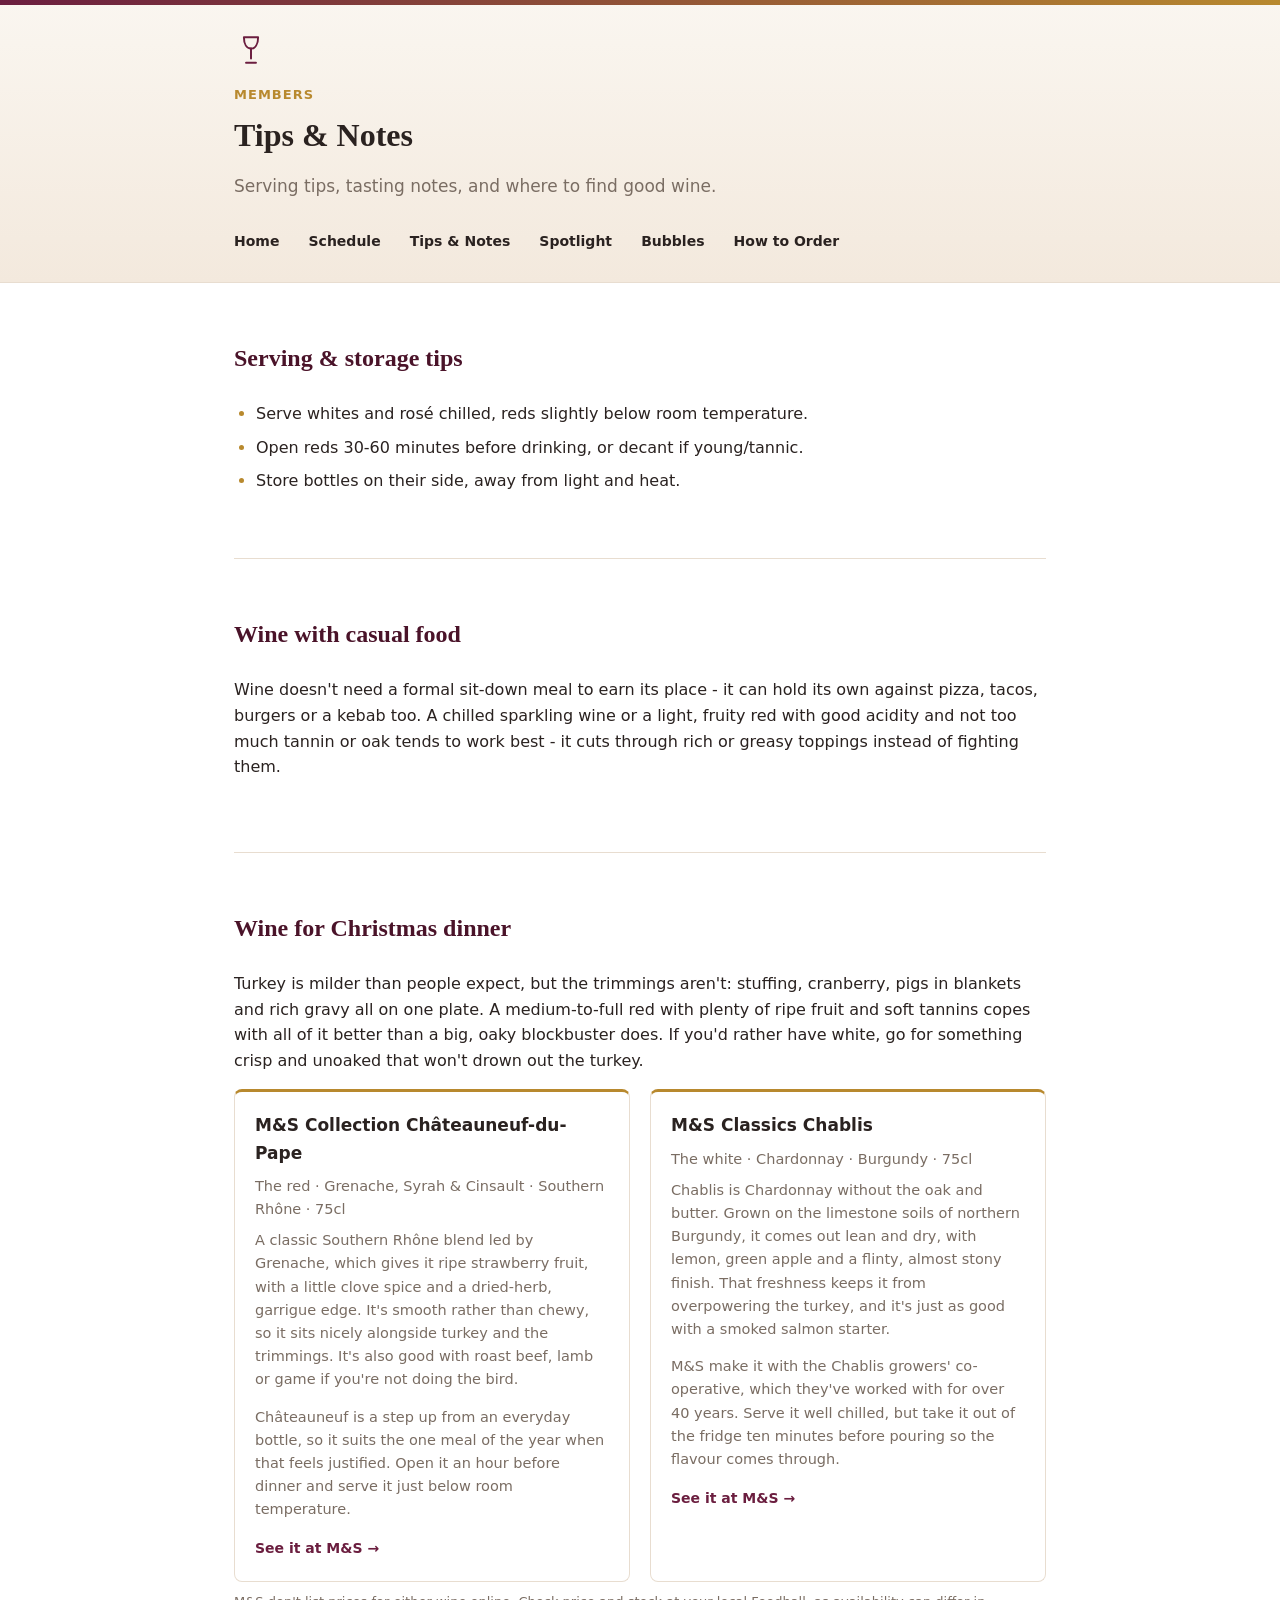
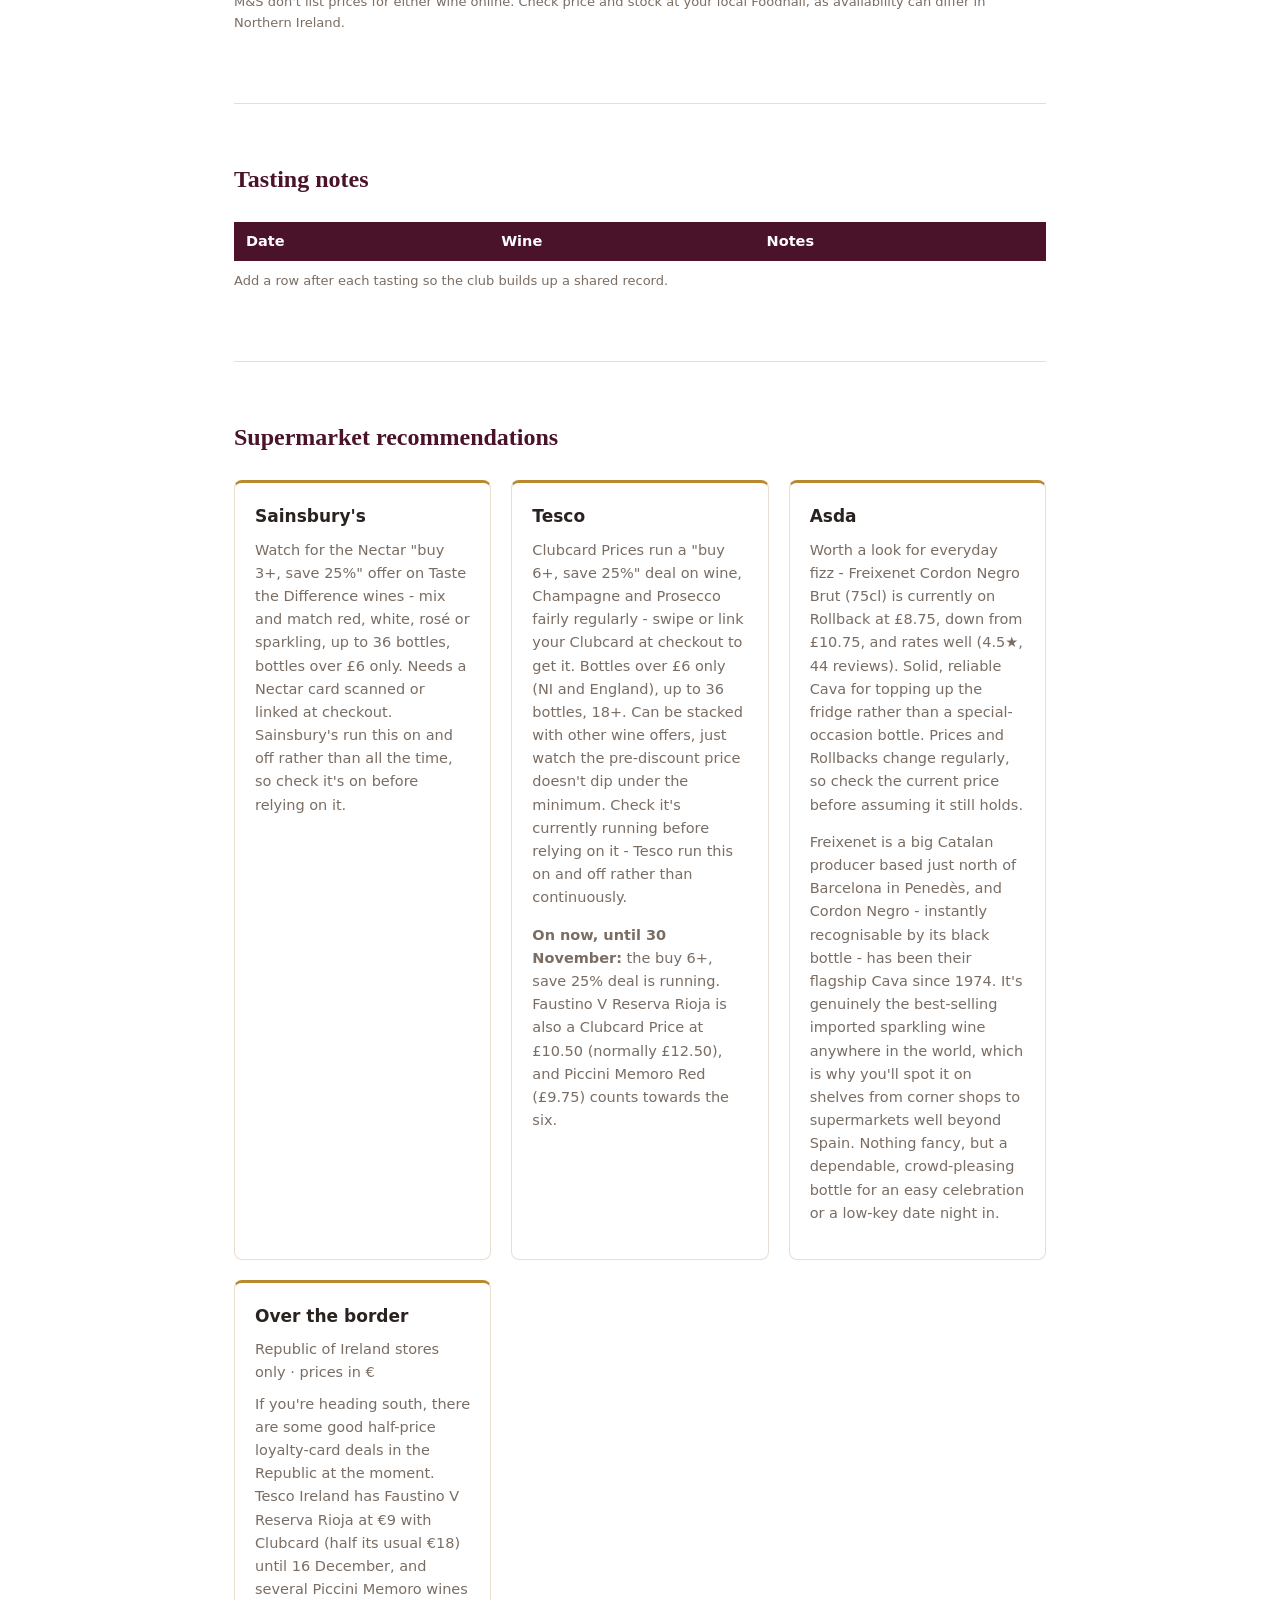
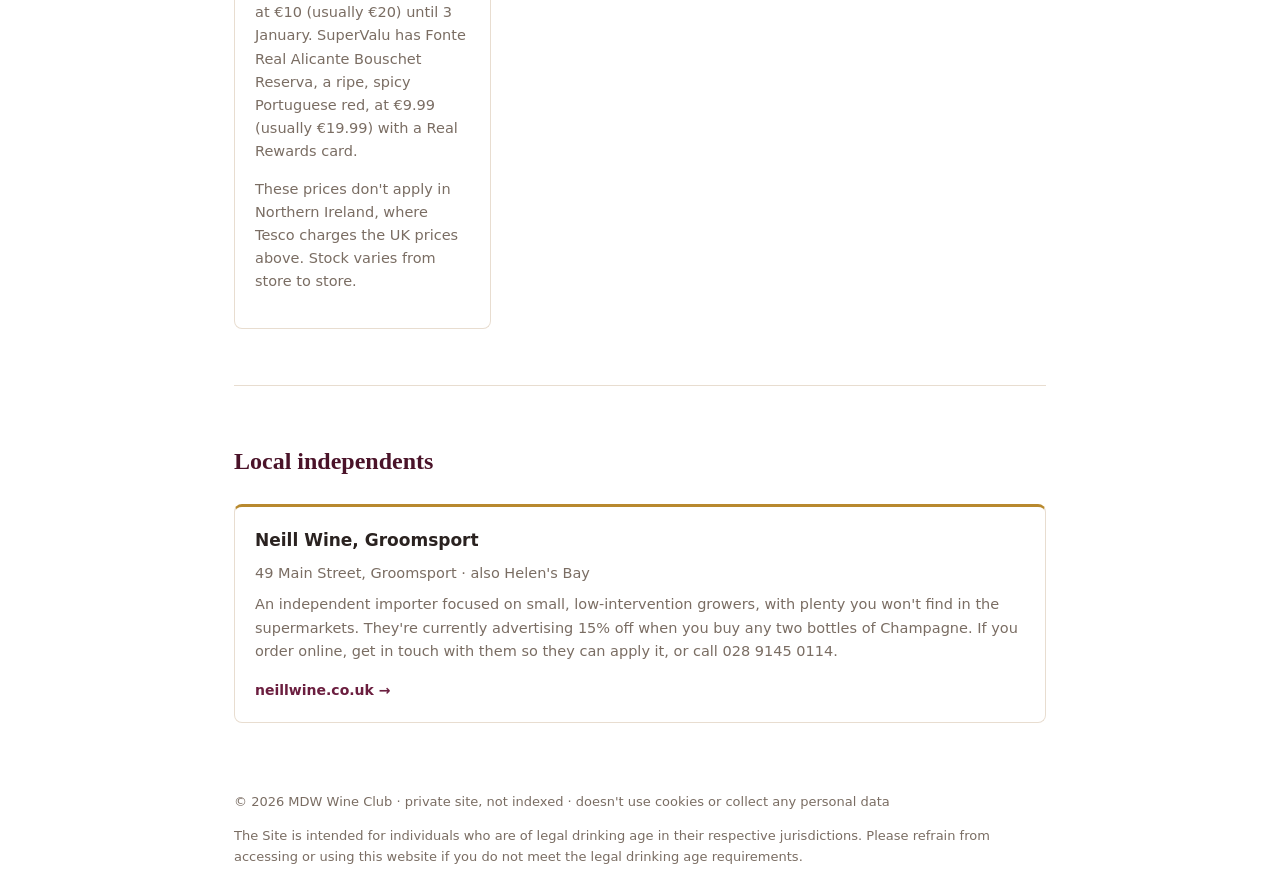
<file: tips.html>
<!doctype html>
<html lang="en">
<head>
<meta charset="utf-8">
<meta name="viewport" content="width=device-width, initial-scale=1">
<meta name="robots" content="noindex, nofollow">
<title>Tips & Notes - MDW Wine Club</title>
<link rel="stylesheet" href="style.css">
</head>
<body>

<header class="hero hero-sm">
  <div class="wrap">
    <div class="hero-icon" aria-hidden="true">
      <svg viewBox="0 0 24 24" fill="none" stroke="currentColor" stroke-width="1.4" stroke-linecap="round" stroke-linejoin="round">
        <path d="M7 3h10c0 5-2 8-5 8s-5-3-5-8Z"/>
        <path d="M12 11v7"/>
        <path d="M8.5 21h7"/>
      </svg>
    </div>
    <p class="eyebrow">Members</p>
    <h1>Tips &amp; Notes</h1>
    <p class="tagline">Serving tips, tasting notes, and where to find good wine.</p>
    <nav>
      <a href="index.html">Home</a>
      <a href="schedule.html">Schedule</a>
      <a href="tips.html">Tips &amp; Notes</a>
      <a href="spotlight.html">Spotlight</a>
      <a href="bubbles.html">Bubbles</a>
      <a href="order.html">How to Order</a>
    </nav>
  </div>
</header>

<main class="wrap">

  <section id="serving-tips">
    <h2>Serving &amp; storage tips</h2>
    <ul>
      <li>Serve whites and ros&eacute; chilled, reds slightly below room temperature.</li>
      <li>Open reds 30-60 minutes before drinking, or decant if young/tannic.</li>
      <li>Store bottles on their side, away from light and heat.</li>
    </ul>
  </section>

  <section id="pairings">
    <h2>Wine with casual food</h2>
    <p>
      Wine doesn't need a formal sit-down meal to earn its place - it can hold its
      own against pizza, tacos, burgers or a kebab too. A chilled sparkling wine or
      a light, fruity red with good acidity and not too much tannin or oak tends to
      work best - it cuts through rich or greasy toppings instead of fighting them.
    </p>
  </section>

  <!-- Seasonal: remove or swap this section after Christmas 2026. -->
  <section id="christmas">
    <h2>Wine for Christmas dinner</h2>
    <p>
      Turkey is milder than people expect, but the trimmings aren't: stuffing,
      cranberry, pigs in blankets and rich gravy all on one plate. A
      medium-to-full red with plenty of ripe fruit and soft tannins copes with
      all of it better than a big, oaky blockbuster does. If you'd rather have
      white, go for something crisp and unoaked that won't drown out the turkey.
    </p>
    <div class="grid">
      <article class="card">
        <h3>M&amp;S Collection Ch&acirc;teauneuf-du-Pape</h3>
        <p class="note" style="margin:0 0 8px;">The red &middot; Grenache, Syrah &amp; Cinsault &middot; Southern Rh&ocirc;ne &middot; 75cl</p>
        <p>
          A classic Southern Rh&ocirc;ne blend led by Grenache, which gives
          it ripe strawberry fruit, with a little clove spice and a dried-herb,
          garrigue edge. It's smooth rather than chewy, so it sits nicely
          alongside turkey and the trimmings. It's also good with roast beef,
          lamb or game if you're not doing the bird.
        </p>
        <p>
          Ch&acirc;teauneuf is a step up from an everyday bottle, so it suits the
          one meal of the year when that feels justified. Open it an hour before
          dinner and serve it just below room temperature.
        </p>
        <a class="card-link" href="https://www.marksandspencer.com/food/products/p/fdp60569300" target="_blank" rel="noopener">See it at M&amp;S &rarr;</a>
      </article>
      <article class="card">
        <h3>M&amp;S Classics Chablis</h3>
        <p class="note" style="margin:0 0 8px;">The white &middot; Chardonnay &middot; Burgundy &middot; 75cl</p>
        <p>
          Chablis is Chardonnay without the oak and butter. Grown on the
          limestone soils of northern Burgundy, it comes out lean and dry, with
          lemon, green apple and a flinty, almost stony finish. That freshness
          keeps it from overpowering the turkey, and it's just as good with
          a smoked salmon starter.
        </p>
        <p>
          M&amp;S make it with the Chablis growers' co-operative, which they've
          worked with for over 40 years. Serve it well chilled, but take it out of
          the fridge ten minutes before pouring so the flavour comes through.
        </p>
        <a class="card-link" href="https://www.marksandspencer.com/food/classics-chablis/p/fdp60762164" target="_blank" rel="noopener">See it at M&amp;S &rarr;</a>
      </article>
    </div>
    <p class="note">M&amp;S don't list prices for either wine online. Check price and stock at your local Foodhall, as availability can differ in Northern Ireland.</p>
  </section>

  <section id="tasting-notes">
    <h2>Tasting notes</h2>
    <table class="data">
      <thead>
        <tr><th>Date</th><th>Wine</th><th>Notes</th></tr>
      </thead>
      <tbody>
      </tbody>
    </table>
    <p class="note">Add a row after each tasting so the club builds up a shared record.</p>
  </section>

  <section id="recommendations">
    <h2>Supermarket recommendations</h2>
    <div class="grid">
      <article class="card">
        <h3>Sainsbury's</h3>
        <p>
          Watch for the Nectar "buy 3+, save 25%" offer on Taste the Difference
          wines - mix and match red, white, ros&eacute; or sparkling, up to 36
          bottles, bottles over &pound;6 only. Needs a Nectar card scanned or
          linked at checkout. Sainsbury's run this on and off rather than all the
          time, so check it's on before relying on it.
        </p>
      </article>
      <article class="card">
        <h3>Tesco</h3>
        <p>
          Clubcard Prices run a "buy 6+, save 25%" deal on wine, Champagne and
          Prosecco fairly regularly - swipe or link your Clubcard at checkout to
          get it. Bottles over &pound;6 only (NI and England), up to 36 bottles,
          18+. Can be stacked with other wine offers, just watch the pre-discount
          price doesn't dip under the minimum. Check it's currently running
          before relying on it - Tesco run this on and off rather than
          continuously.
        </p>
        <!-- Dated: remove this paragraph after 30 November 2026. -->
        <p>
          <strong>On now, until 30 November:</strong> the buy 6+, save 25% deal is
          running. Faustino V Reserva Rioja is also a Clubcard Price at
          &pound;10.50 (normally &pound;12.50), and Piccini Memoro Red (&pound;9.75)
          counts towards the six.
        </p>
      </article>
      <article class="card">
        <h3>Asda</h3>
        <p>
          Worth a look for everyday fizz - Freixenet Cordon Negro Brut (75cl) is
          currently on Rollback at &pound;8.75, down from &pound;10.75, and rates
          well (4.5&#9733;, 44 reviews). Solid, reliable Cava for topping up the
          fridge rather than a special-occasion bottle. Prices and Rollbacks
          change regularly, so check the current price before assuming it still
          holds.
        </p>
        <p>
          Freixenet is a big Catalan producer based just north of Barcelona in
          Pened&egrave;s, and Cordon Negro - instantly recognisable by its black
          bottle - has been their flagship Cava since 1974. It's genuinely the
          best-selling imported sparkling wine anywhere in the world, which is
          why you'll spot it on shelves from corner shops to supermarkets well
          beyond Spain. Nothing fancy, but a dependable, crowd-pleasing bottle
          for an easy celebration or a low-key date night in.
        </p>
      </article>
      <!-- Dated: Tesco Ireland offers end 16 Dec 2026 (Faustino) and 3 Jan 2027 (Piccini). Check SuperValu too. -->
      <article class="card">
        <h3>Over the border</h3>
        <p class="note" style="margin:0 0 8px;">Republic of Ireland stores only &middot; prices in &euro;</p>
        <p>
          If you're heading south, there are some good half-price loyalty-card
          deals in the Republic at the moment. Tesco Ireland has Faustino V Reserva Rioja at
          &euro;9 with Clubcard (half its usual &euro;18) until 16 December, and
          several Piccini Memoro wines at &euro;10 (usually &euro;20) until
          3 January. SuperValu has Fonte Real Alicante Bouschet Reserva, a ripe,
          spicy Portuguese red, at &euro;9.99 (usually &euro;19.99) with a Real
          Rewards card.
        </p>
        <p>
          These prices don't apply in Northern Ireland, where Tesco charges
          the UK prices above. Stock varies from store to store.
        </p>
      </article>
    </div>
  </section>

  <section id="independents">
    <h2>Local independents</h2>
    <div class="grid">
      <article class="card">
        <h3>Neill Wine, Groomsport</h3>
        <p class="note" style="margin:0 0 8px;">49 Main Street, Groomsport &middot; also Helen's Bay</p>
        <p>
          An independent importer focused on small, low-intervention growers,
          with plenty you won't find in the supermarkets. They're currently
          advertising 15% off when you buy any two bottles of Champagne. If you
          order online, get in touch with them so they can apply it, or call
          028 9145 0114.
        </p>
        <a class="card-link" href="https://neillwine.co.uk/" target="_blank" rel="noopener">neillwine.co.uk &rarr;</a>
      </article>
    </div>
  </section>

</main>

<footer class="wrap">
  <p>&copy; <span id="year"></span> MDW Wine Club &middot; private site, not indexed &middot; doesn't use cookies or collect any personal data</p>
  <p>The Site is intended for individuals who are of legal drinking age in their respective jurisdictions. Please refrain from accessing or using this website if you do not meet the legal drinking age requirements.</p>
</footer>

<script>
  document.getElementById('year').textContent = new Date().getFullYear();
</script>

<script data-goatcounter="https://mdwc.goatcounter.com/count"
        async src="https://gc.zgo.at/count.js"></script>

</body>
</html>
</file>
<file: style.css>
:root {
  --ink: #2a2220;
  --grey: #7a6d63;
  --line: #e8ddd0;
  --light: #faf6f0;
  --accent: #6b1e3f;
  --accent-dk: #4a1329;
  --gold: #b8892e;
  --max: 860px;
}

* { box-sizing: border-box; }

html { scroll-behavior: smooth; }

body {
  margin: 0;
  font-family: 'Segoe UI', system-ui, -apple-system, Arial, sans-serif;
  color: var(--ink);
  line-height: 1.6;
  background: #fff;
}

.wrap {
  max-width: var(--max);
  margin: 0 auto;
  padding: 0 24px;
}

/* Hero */
.hero {
  background: linear-gradient(180deg, var(--light) 0%, #f3e9dd 100%);
  border-bottom: 1px solid var(--line);
  padding: 0 0 40px;
  position: relative;
}

.hero::before {
  content: "";
  display: block;
  height: 5px;
  background: linear-gradient(90deg, var(--accent) 0%, var(--gold) 100%);
}

.hero-icon {
  margin: 40px 0 18px;
  color: var(--accent);
}

.hero-mark {
  position: absolute;
  top: 24px;
  right: 24px;
  width: 140px;
  height: 140px;
  border-radius: 50%;
  border: 3px solid var(--gold);
  display: flex;
  flex-direction: column;
  align-items: center;
  justify-content: center;
  gap: 6px;
  color: var(--accent);
  background: var(--light);
}

.hero-mark svg { width: 68px; height: 68px; }

.hero-mark span {
  font-family: Georgia, 'Times New Roman', serif;
  font-weight: 700;
  font-size: 14px;
  letter-spacing: 1px;
  color: var(--accent);
}

.hero-icon svg { display: block; width: 34px; height: 34px; }

.eyebrow {
  margin: 0 0 4px;
  color: var(--gold);
  font-weight: 700;
  letter-spacing: .08em;
  text-transform: uppercase;
  font-size: 13px;
}

.hero h1 {
  margin: 0 0 12px;
  font-size: 42px;
  font-weight: 700;
  font-family: Georgia, 'Times New Roman', serif;
}

.tagline {
  margin: 0 0 28px;
  color: var(--grey);
  font-size: 17px;
  max-width: 46ch;
}

nav a {
  color: var(--ink);
  text-decoration: none;
  font-weight: 600;
  margin-right: 24px;
  font-size: 14px;
}

nav a:hover { color: var(--accent); }

/* Sections */
main section {
  padding: 56px 0;
  border-bottom: 1px solid var(--line);
}

main section:last-child { border-bottom: none; }

h2 {
  font-size: 24px;
  margin: 0 0 24px;
  font-family: Georgia, 'Times New Roman', serif;
  color: var(--accent-dk);
}

.grid {
  display: grid;
  grid-template-columns: repeat(auto-fit, minmax(230px, 1fr));
  gap: 20px;
}

.card {
  border: 1px solid var(--line);
  border-radius: 8px;
  padding: 20px;
  background: #fff;
  border-top: 3px solid var(--gold);
  transition: transform .15s ease, box-shadow .15s ease;
}

.card:hover {
  transform: translateY(-2px);
  box-shadow: 0 8px 20px rgba(107, 30, 63, 0.1);
}

.card h3 {
  margin: 0 0 8px;
  font-size: 17px;
}

.card p {
  margin: 0 0 14px;
  color: var(--grey);
  font-size: 14.5px;
}

main ul, main ol {
  margin: 0 0 8px;
  padding-left: 22px;
  color: var(--ink);
}

main li {
  margin: 0 0 8px;
}

main li::marker {
  color: var(--gold);
  font-weight: 700;
}

.card-link {
  color: var(--accent);
  text-decoration: none;
  font-weight: 600;
  font-size: 14px;
}

.card-link:hover { color: var(--accent-dk); }

/* Time-limited supplier offer (spotlight page) */
.offer {
  margin-top: 32px;
  padding: 32px 28px !important;
  background: var(--light);
  border: 1px solid var(--line) !important;
  border-left: 5px solid var(--accent) !important;
  border-radius: 8px;
}

.offer .eyebrow { color: var(--accent); margin: 0 0 6px; }
.offer > p { max-width: 70ch; }
.offer .card { border-top-color: var(--accent); }
.offer .card strong { color: var(--accent); }

.about-bg {
  background:
    linear-gradient(rgba(42, 34, 32, 0.74), rgba(42, 34, 32, 0.74)),
    url('images/about-bg.jpg') center 35% / cover no-repeat;
  min-height: 60vh;
  display: flex;
  align-items: center;
  padding: 64px 0;
  border-bottom: 1px solid var(--line);
}

.about-bg h2 { color: #fff; }
.about-bg p { color: #f1e9e1; max-width: 65ch; }

.quote {
  margin: 0;
  max-width: 55ch;
  border-left: 3px solid var(--gold);
  padding-left: 20px;
}

.quote p {
  font-family: Georgia, 'Times New Roman', serif;
  font-style: italic;
  font-size: 19px;
  line-height: 1.5;
  color: #f1e9e1;
  margin: 0 0 12px;
}

.quote cite {
  display: block;
  font-style: normal;
  font-weight: 700;
  font-size: 13px;
  letter-spacing: 0.06em;
  text-transform: uppercase;
  color: var(--gold);
}

.links {
  list-style: none;
  padding: 0;
  margin: 0;
  display: flex;
  gap: 24px;
}

.links a {
  color: var(--accent);
  text-decoration: none;
  font-weight: 600;
}

.links a:hover { color: var(--accent-dk); }

footer {
  padding: 32px 24px 48px;
  color: var(--grey);
  font-size: 13px;
}

.hero-sm { padding-bottom: 28px; }
.hero-sm .hero-icon { margin-top: 28px; }
.hero-sm h1 { font-size: 32px; }

table.data {
  width: 100%;
  border-collapse: collapse;
  font-size: 14.5px;
}

table.data th {
  background: var(--accent-dk);
  color: #fff;
  text-align: left;
  padding: 8px 12px;
  font-weight: 600;
}

table.data td {
  border: 1px solid var(--line);
  padding: 8px 12px;
  vertical-align: top;
}

table.data tr:nth-child(even) td { background: var(--light); }

.note {
  color: var(--grey);
  font-size: 13px;
  margin-top: 10px;
}

.order-form label {
  display: block;
  font-weight: 600;
  margin: 16px 0 6px;
  font-size: 14px;
}

.order-form label:first-of-type { margin-top: 0; }

.order-form input[type="text"],
.order-form textarea {
  width: 100%;
  border: 1px solid var(--line);
  border-radius: 6px;
  padding: 10px 12px;
  font: inherit;
  color: var(--ink);
  background: #fff;
}

.order-form input[type="text"]:focus,
.order-form textarea:focus {
  outline: none;
  border-color: var(--accent);
}

.order-form button {
  margin-top: 18px;
  background: var(--accent);
  color: #fff;
  border: none;
  border-radius: 6px;
  padding: 12px 24px;
  font-weight: 700;
  font-size: 14.5px;
  cursor: pointer;
  transition: background .15s ease;
}

.order-form button:hover { background: var(--accent-dk); }

@media (max-width: 600px) {
  .hero-icon { margin-top: 28px; }
  .hero { padding-bottom: 32px; }
  .hero h1 { font-size: 32px; }
  .hero-mark { width: 80px; height: 80px; top: 16px; right: 16px; }
  .hero-mark svg { width: 38px; height: 38px; }
  .hero-mark span { font-size: 10px; }
}
</file>
